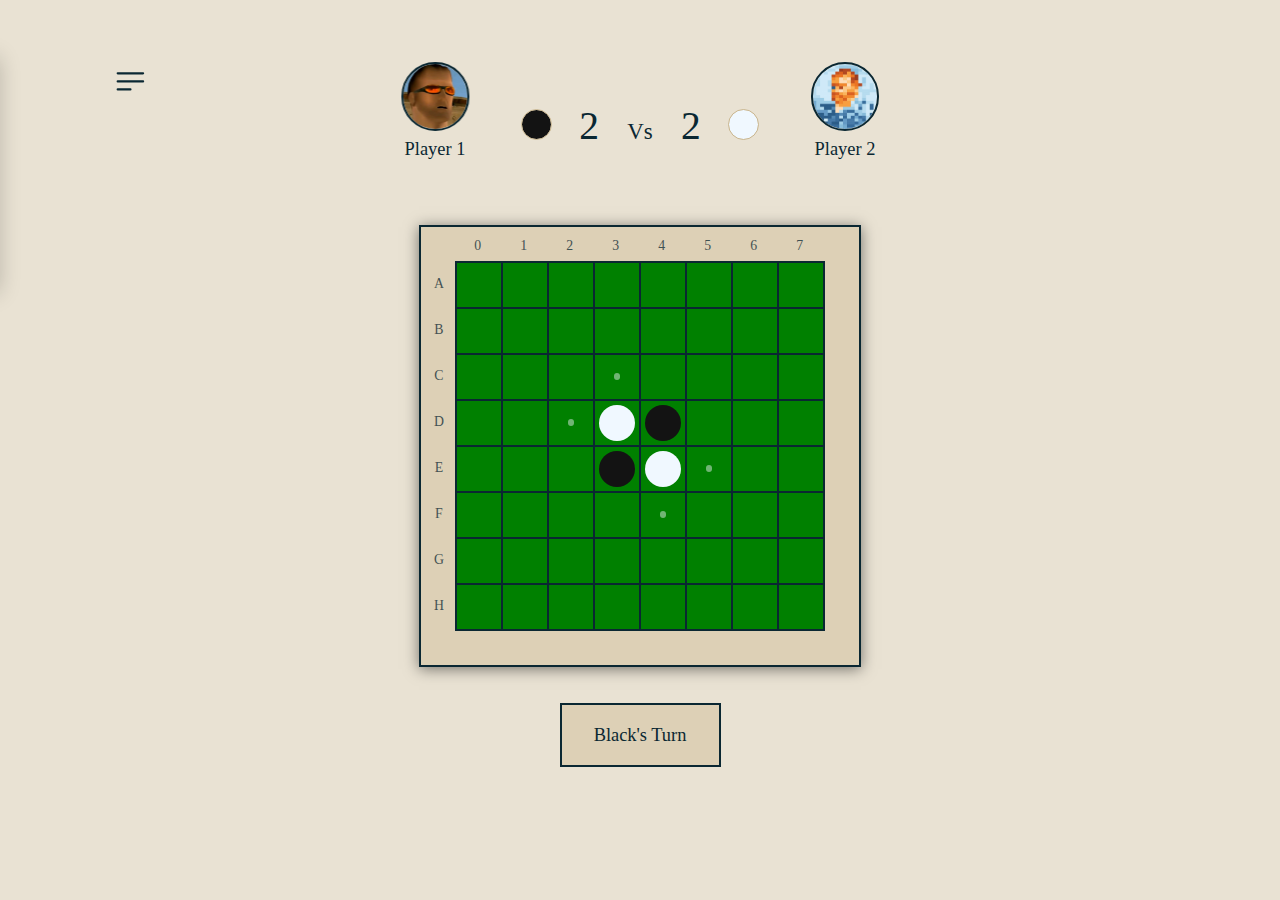
<file: reversi/index.html>
<!DOCTYPE html>
<html lang="en">
  <head>
    <meta charset="UTF-8" />
    <meta name="viewport" content="width=device-width, initial-scale=1.0" />
    <title>Reversi</title>
    <link rel="shortcut icon" href="../public/icon.png" type="image/x-icon" />
    <link rel="stylesheet" href="../src/main.css">
    <link rel="stylesheet" href="./styles.css" />
    <script type="module" src="./script.js"></script>
  </head>
  <body>

    <main data-game="reversi" data-theme="light" data-colors="default-colors">
      
      <div class="backdrop"></div>
      <audio src="../public/sounds/effect1.mp3" preload="auto"></audio>

      <button class="menu-btn">
        <i class="icon">
          <svg xmlns="http://www.w3.org/2000/svg" fill="none" viewBox="0 0 24 24" stroke-width="1.5" stroke="currentColor">
            <path stroke-linecap="round" stroke-linejoin="round" d="M3.75 6.75h16.5M3.75 12h16.5m-16.5 5.25H12" />
          </svg>
        </i>
      </button>

      <aside class="menu-container">
        <ul class="menu" data-menu>
          <li class="menu-item" data-menu-item>
            <div class="setting" data-menu-item-title>
              <p>Settings</p>
              <i class="icon">
                <svg xmlns="http://www.w3.org/2000/svg" fill="none" viewBox="0 0 24 24" stroke-width="1.5" stroke="currentColor">
                  <path stroke-linecap="round" stroke-linejoin="round" d="M9.594 3.94c.09-.542.56-.94 1.11-.94h2.593c.55 0 1.02.398 1.11.94l.213 1.281c.063.374.313.686.645.87.074.04.147.083.22.127.324.196.72.257 1.075.124l1.217-.456a1.125 1.125 0 011.37.49l1.296 2.247a1.125 1.125 0 01-.26 1.431l-1.003.827c-.293.24-.438.613-.431.992a6.759 6.759 0 010 .255c-.007.378.138.75.43.99l1.005.828c.424.35.534.954.26 1.43l-1.298 2.247a1.125 1.125 0 01-1.369.491l-1.217-.456c-.355-.133-.75-.072-1.076.124a6.57 6.57 0 01-.22.128c-.331.183-.581.495-.644.869l-.213 1.28c-.09.543-.56.941-1.11.941h-2.594c-.55 0-1.02-.398-1.11-.94l-.213-1.281c-.062-.374-.312-.686-.644-.87a6.52 6.52 0 01-.22-.127c-.325-.196-.72-.257-1.076-.124l-1.217.456a1.125 1.125 0 01-1.369-.49l-1.297-2.247a1.125 1.125 0 01.26-1.431l1.004-.827c.292-.24.437-.613.43-.992a6.932 6.932 0 010-.255c.007-.378-.138-.75-.43-.99l-1.004-.828a1.125 1.125 0 01-.26-1.43l1.297-2.247a1.125 1.125 0 011.37-.491l1.216.456c.356.133.751.072 1.076-.124.072-.044.146-.087.22-.128.332-.183.582-.495.644-.869l.214-1.281z" />
                  <path stroke-linecap="round" stroke-linejoin="round" d="M15 12a3 3 0 11-6 0 3 3 0 016 0z" />
                </svg>
              </i>
              <div class="setting-items" data-submenu>
                <label class="setting-item" for="possible-moves" data-submenu-item>
                  <p>Possible Moves</p>
                  <input type="checkbox" id="possible-moves">
                  <i class="icon">
                    <svg xmlns="http://www.w3.org/2000/svg" viewBox="0 0 24 24" stroke-width="1.5" fill="currentColor">
                      <path fill-rule="evenodd" d="M19.916 4.626a.75.75 0 01.208 1.04l-9 13.5a.75.75 0 01-1.154.114l-6-6a.75.75 0 011.06-1.06l5.353 5.353 8.493-12.739a.75.75 0 011.04-.208z" clip-rule="evenodd" />
                    </svg>
                  </i>
                </label>
                <label class="setting-item" for="coords" data-submenu-item>
                  <p>Coordinates</p>
                  <input type="checkbox" id="coords" checked>
                  <i class="icon">
                    <svg xmlns="http://www.w3.org/2000/svg" viewBox="0 0 24 24" stroke-width="1.5" fill="currentColor">
                      <path fill-rule="evenodd" d="M19.916 4.626a.75.75 0 01.208 1.04l-9 13.5a.75.75 0 01-1.154.114l-6-6a.75.75 0 011.06-1.06l5.353 5.353 8.493-12.739a.75.75 0 011.04-.208z" clip-rule="evenodd" />
                    </svg>
                  </i>
                </label>
                <label class="setting-item" for="sounds" data-submenu-item>
                  <p>Sound</p>
                  <input type="checkbox" id="sounds">
                  <i class="icon">
                    <svg xmlns="http://www.w3.org/2000/svg" class="unmute" fill="none" viewBox="0 0 24 24" stroke-width="1.5" stroke="currentColor">
                      <path stroke-linecap="round" stroke-linejoin="round" d="M19.114 5.636a9 9 0 010 12.728M16.463 8.288a5.25 5.25 0 010 7.424M6.75 8.25l4.72-4.72a.75.75 0 011.28.53v15.88a.75.75 0 01-1.28.53l-4.72-4.72H4.51c-.88 0-1.704-.507-1.938-1.354A9.01 9.01 0 012.25 12c0-.83.112-1.633.322-2.396C2.806 8.756 3.63 8.25 4.51 8.25H6.75z" />
                    </svg>
              
                    <svg xmlns="http://www.w3.org/2000/svg" class="mute" fill="none" viewBox="0 0 24 24" stroke-width="1.5" stroke="currentColor">
                      <path stroke-linecap="round" stroke-linejoin="round" d="M17.25 9.75L19.5 12m0 0l2.25 2.25M19.5 12l2.25-2.25M19.5 12l-2.25 2.25m-10.5-6l4.72-4.72a.75.75 0 011.28.531V19.94a.75.75 0 01-1.28.53l-4.72-4.72H4.51c-.88 0-1.704-.506-1.938-1.354A9.01 9.01 0 012.25 12c0-.83.112-1.633.322-2.395C2.806 8.757 3.63 8.25 4.51 8.25H6.75z" />
                    </svg>
                  </i>
                </label>
              </div>
            </div>
          </li>
          <li class="menu-item" data-menu-item>
            <div class="themes" data-menu-item-title>
              <p>Display</p>
              <i class="icon">
                <svg xmlns="http://www.w3.org/2000/svg" height="20" viewBox="0 -960 960 960" width="20" fill="currentColor">
                  <path d="M479.231-124.078q-73.462 0-138.145-27.716-64.683-27.715-113.13-76.259-48.447-48.543-76.162-113.322-27.716-64.779-27.716-138.633 0-74.838 27.982-139.071 27.983-64.232 77.654-113.076 49.671-48.844 116.594-76.305 66.923-27.462 142.265-27.462 71.485 0 134.571 24.673t110.377 67.317q47.291 42.644 74.846 99.922 27.555 57.279 27.555 122.971 0 82.478-56.961 144.931Q722-313.655 631.606-313.655h-64.875q-17.385 0-31.078 11.732-13.693 11.733-13.693 30.258 0 22.075 15 31.062 15 8.988 15 49.411 0 20.461-18.999 43.787-19 23.327-53.73 23.327ZM480-480Zm-213.617 23.576q19.317 0 33.466-14.109 14.15-14.11 14.15-33.427t-14.109-33.466q-14.11-14.15-33.427-14.15t-33.466 14.109q-14.15 14.11-14.15 33.427t14.109 33.466q14.11 14.15 33.427 14.15Zm119.192-142.384q19.317 0 33.467-14.11 14.15-14.11 14.15-33.426 0-19.317-14.11-33.467-14.11-14.15-33.426-14.15-19.317 0-33.467 14.11-14.15 14.109-14.15 33.426t14.11 33.467q14.109 14.15 33.426 14.15Zm189.577 0q19.317 0 33.467-14.11 14.15-14.11 14.15-33.426 0-19.317-14.11-33.467-14.11-14.15-33.426-14.15-19.317 0-33.467 14.11-14.15 14.109-14.15 33.426t14.11 33.467q14.109 14.15 33.426 14.15Zm118.385 142.384q19.317 0 33.466-14.109 14.15-14.11 14.15-33.427t-14.109-33.466q-14.11-14.15-33.427-14.15t-33.466 14.109q-14.15 14.11-14.15 33.427t14.109 33.466q14.11 14.15 33.427 14.15ZM479.314-172.038q11.645 0 18.165-8.308Q504-188.654 504-196.038q0-16-14.596-26.866-14.596-10.865-14.596-47.288 0-38.269 25.881-64.846 25.881-26.577 63.571-26.577h67.317q70.616 0 113.5-48.328 42.885-48.327 42.885-111.134 0-113.462-88.02-190.173-88.019-76.712-211.239-76.712-133.165 0-224.915 89.827-91.75 89.826-91.75 218.135 0 128.077 89.943 218.019 89.942 89.943 217.333 89.943Z"/>
                </svg>
              </i>
              <div class="themes-container" data-submenu>
                <div class="theme" data-submenu-item>
                  <h4>Theme</h4>
                  <label for="theme-mode">
                    <p>Dark Mode</p>
                    <input type="checkbox" id="theme-mode">
                  </label>
                </div>
                <div class="colors" data-submenu-item>
                  <h4>Colors</h4>
                  <div class="labels">
                    <label for="default-colors">
                      <div class="temp-default">
                        <div class="square">
                          <div class="disc"></div>
                        </div>
                      </div>
                      <input type="radio" name="radio" id="default-colors">
                      <p>Default</p>
                    </label>
                    <label for="plumy-colors">
                      <div class="temp-plumy">
                        <div class="square">
                          <div class="disc"></div>
                        </div>
                      </div>
                      <input type="radio" name="radio" id="plumy-colors">
                      <p>Plumish</p>
                    </label>
                    <label for="dark-teal">
                      <div class="temp-teal">
                        <div class="square">
                          <div class="disc"></div>
                        </div>
                      </div>
                      <input type="radio" name="radio" id="dark-teal">
                      <p>Dark Teal</p>
                    </label>
                  </div>
                </div>
              </div>
            </div>
          </li>
          <li class="menu-item" data-menu-item>
            <div class="rules" data-menu-item-title>
              <p>Rules</p>
              <i class="icon">
                <svg xmlns="http://www.w3.org/2000/svg" fill="none" viewBox="0 0 24 24" stroke-width="1.5" stroke="currentColor">
                  <path stroke-linecap="round" stroke-linejoin="round" d="M12 18v-5.25m0 0a6.01 6.01 0 001.5-.189m-1.5.189a6.01 6.01 0 01-1.5-.189m3.75 7.478a12.06 12.06 0 01-4.5 0m3.75 2.383a14.406 14.406 0 01-3 0M14.25 18v-.192c0-.983.658-1.823 1.508-2.316a7.5 7.5 0 10-7.517 0c.85.493 1.509 1.333 1.509 2.316V18" />
                </svg>
              </i>
              <div class="explanation" data-submenu>
                <article>
                    <h2>Overwiew</h2>
                    <p>
                      Reversi is a strategic board game played between two players on an 8x8 checkerboard. The game starts with 4 discs - two black and two white - placed in the center squares. Players take turns placing discs of their color on the board with the goal of surrounding their opponent's discs between their own.
                    </p>
                    <h2>Rules</h2>
                    <p>
                      To make a valid move, you must place your disc so that it trap or "sandwiches" at least one of the opponent's discs between your own discs in a straight horizontal, vertical, or diagonal line. If you sandwich an opponent's disc(s), those discs get flipped over to become your color. The player who ends up with the most discs of their color on the board at the end wins.
                    </p>
                    <p>
                      You cannot make a move where your disc does not surround at least one of the opponent's discs. If a player has no valid moves, the opponent takes another turn. The game ends when both players have no more valid moves or when the board is completely filled up. The player who has the most discs of their color on the board is the winner.
                    </p>
                </article>
              </div>
            </div>
          </li>
          <li class="menu-item" data-menu-item>
            <a href="#" class="about" data-menu-item-title>
              <p>Report Issues</p>
              <i class="icon">
                <svg xmlns="http://www.w3.org/2000/svg" fill="none" viewBox="0 0 24 24" stroke-width="1.5" stroke="currentColor">
                  <path stroke-linecap="round" stroke-linejoin="round" d="M13.5 6H5.25A2.25 2.25 0 003 8.25v10.5A2.25 2.25 0 005.25 21h10.5A2.25 2.25 0 0018 18.75V10.5m-10.5 6L21 3m0 0h-5.25M21 3v5.25" />
                </svg>
              </i>
            </a>
          </li>
        </ul>
      </aside>

      <section class="game-info">
        <figure class="player player-1" data-color="blk">
          <img src="../public/images/avatars/guyg.png" id="player1-avatar" class="avatar" alt="player-1's avatar" />
          <div class="name">Player 1</div>
        </figure>
        <div class="result">
          <div>
            <div class="disc blk"></div>
            <span class="disc-counts black-discs">2</span>
          </div>
          <span class="vs">Vs</span>
          <div>
            <span class="disc-counts white-discs">2</span>
            <div class="disc wht"></div>
          </div>
        </div>
        <figure class="player player-2" data-color="wht">
          <img src="../public/images/avatars/vangogh.png" id="player2-avatar" class="avatar" alt="player-2's avatar" />
          <div class="name">Player 2</div>
        </figure>
      </section>

      <section class="game-board">
        <div class="board-wrap">
          <div class="board">
            <div class="top-coords">
              <span>0</span><span>1</span><span>2</span><span>3</span><span>4</span><span>5</span><span>6</span><span>7</span>
            </div>
            <div class="left-coords">
              <span>A</span><span>B</span><span>C</span><span>D</span><span>E</span><span>F</span><span>G</span><span>H</span>
            </div>
          </div>
        </div>
        <div class="cta">
          <div class="turn">Black's Turn</div>
          <div class="offers">
            <button class="reset-btn">Reset Game</button>
            <div>
              <button class="draw-btn">Offer Draw</button>
              <button class="resign-btn">Resign Game</button>
            </div>
          </div>
        </div>
      </section>

      <div class="modal">
        <p class="winner">Player 1 Won!</p>
        <div class="final-result">
          <figure class="player player-1">
            <img id="m-player1-avatar" class="avatar" />
            <div class="total-wins">
              <!-- <span>Total Wins:</span><span>12</span> -->
            </div>
          </figure>
          <span class="vs">Vs</span>
          <figure class="player player-2">
            <img id="m-player2-avatar" class="avatar" />
            <div class="total-wins">
              <!-- <span>Total Wins:</span><span>12</span> -->
            </div>
          </figure>
        </div>
        <div class="btns">
          <button class="rematch-btn">Rematch</button>
          <button class="ok-btn">Ok!</button>
        </div>
      </div>

    </main>

  </body>
</html>
</file>
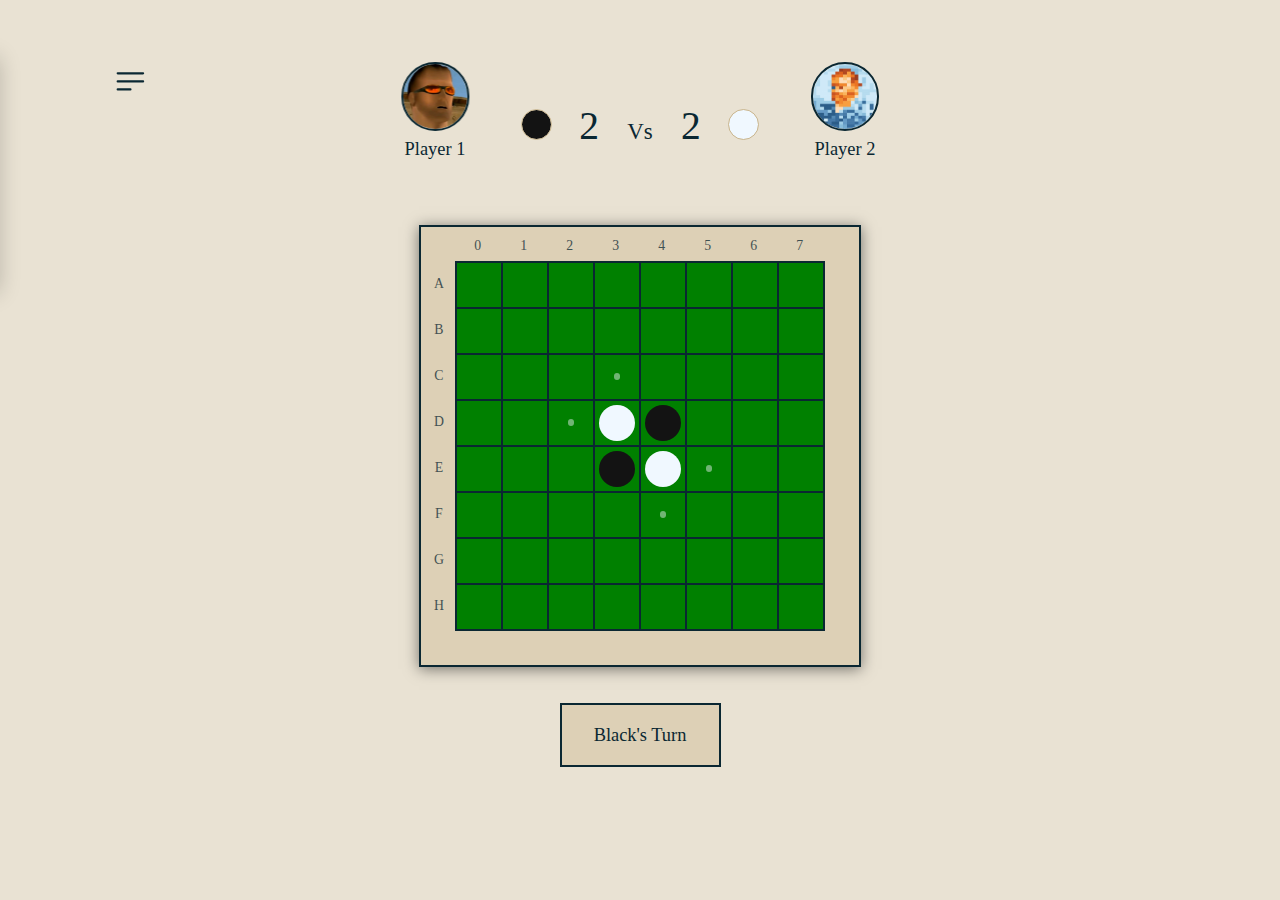
<file: app/reversi/index.html>
<!DOCTYPE html>
<html lang="en">
  <head>
    <meta charset="UTF-8" />
    <meta name="viewport" content="width=device-width, initial-scale=1.0" />
    <title>Reversi</title>
    <link rel="shortcut icon" href="../../public/icon.png" type="image/x-icon" />
    <link rel="stylesheet" href="../main.css">
    <link rel="stylesheet" href="./styles.css" />
    <script type="module" src="./script.js"></script>
  </head>
  <body>

    <main data-game="reversi" data-theme="light" data-colors="default-colors">
      <div class="backdrop"></div>
      <audio src="../../public/sounds/effect1.mp3" preload="auto"></audio>

      <button class="menu-btn">
        <i class="icon">
          <svg xmlns="http://www.w3.org/2000/svg" fill="none" viewBox="0 0 24 24" stroke-width="1.5" stroke="currentColor">
            <path stroke-linecap="round" stroke-linejoin="round" d="M3.75 6.75h16.5M3.75 12h16.5m-16.5 5.25H12" />
          </svg>
        </i>
      </button>

      <aside class="menu-container">
        <ul class="menu" data-menu>
          <li class="menu-item" data-menu-item>
            <div class="setting" data-menu-item-title>
              <p>Settings</p>
              <i class="icon">
                <svg xmlns="http://www.w3.org/2000/svg" fill="none" viewBox="0 0 24 24" stroke-width="1.5" stroke="currentColor">
                  <path stroke-linecap="round" stroke-linejoin="round" d="M9.594 3.94c.09-.542.56-.94 1.11-.94h2.593c.55 0 1.02.398 1.11.94l.213 1.281c.063.374.313.686.645.87.074.04.147.083.22.127.324.196.72.257 1.075.124l1.217-.456a1.125 1.125 0 011.37.49l1.296 2.247a1.125 1.125 0 01-.26 1.431l-1.003.827c-.293.24-.438.613-.431.992a6.759 6.759 0 010 .255c-.007.378.138.75.43.99l1.005.828c.424.35.534.954.26 1.43l-1.298 2.247a1.125 1.125 0 01-1.369.491l-1.217-.456c-.355-.133-.75-.072-1.076.124a6.57 6.57 0 01-.22.128c-.331.183-.581.495-.644.869l-.213 1.28c-.09.543-.56.941-1.11.941h-2.594c-.55 0-1.02-.398-1.11-.94l-.213-1.281c-.062-.374-.312-.686-.644-.87a6.52 6.52 0 01-.22-.127c-.325-.196-.72-.257-1.076-.124l-1.217.456a1.125 1.125 0 01-1.369-.49l-1.297-2.247a1.125 1.125 0 01.26-1.431l1.004-.827c.292-.24.437-.613.43-.992a6.932 6.932 0 010-.255c.007-.378-.138-.75-.43-.99l-1.004-.828a1.125 1.125 0 01-.26-1.43l1.297-2.247a1.125 1.125 0 011.37-.491l1.216.456c.356.133.751.072 1.076-.124.072-.044.146-.087.22-.128.332-.183.582-.495.644-.869l.214-1.281z" />
                  <path stroke-linecap="round" stroke-linejoin="round" d="M15 12a3 3 0 11-6 0 3 3 0 016 0z" />
                </svg>
              </i>
              <div class="setting-items" data-submenu>
                <label class="setting-item" for="possible-moves" data-submenu-item>
                  <p>Possible Moves</p>
                  <input type="checkbox" id="possible-moves">
                  <i class="icon">
                    <svg xmlns="http://www.w3.org/2000/svg" viewBox="0 0 24 24" stroke-width="1.5" fill="currentColor">
                      <path fill-rule="evenodd" d="M19.916 4.626a.75.75 0 01.208 1.04l-9 13.5a.75.75 0 01-1.154.114l-6-6a.75.75 0 011.06-1.06l5.353 5.353 8.493-12.739a.75.75 0 011.04-.208z" clip-rule="evenodd" />
                    </svg>
                  </i>
                </label>
                <label class="setting-item" for="coords" data-submenu-item>
                  <p>Coordinates</p>
                  <input type="checkbox" id="coords" checked>
                  <i class="icon">
                    <svg xmlns="http://www.w3.org/2000/svg" viewBox="0 0 24 24" stroke-width="1.5" fill="currentColor">
                      <path fill-rule="evenodd" d="M19.916 4.626a.75.75 0 01.208 1.04l-9 13.5a.75.75 0 01-1.154.114l-6-6a.75.75 0 011.06-1.06l5.353 5.353 8.493-12.739a.75.75 0 011.04-.208z" clip-rule="evenodd" />
                    </svg>
                  </i>
                </label>
                <label class="setting-item" for="sounds" data-submenu-item>
                  <p>Sound</p>
                  <input type="checkbox" id="sounds">
                  <i class="icon">
                    <svg xmlns="http://www.w3.org/2000/svg" class="unmute" fill="none" viewBox="0 0 24 24" stroke-width="1.5" stroke="currentColor">
                      <path stroke-linecap="round" stroke-linejoin="round" d="M19.114 5.636a9 9 0 010 12.728M16.463 8.288a5.25 5.25 0 010 7.424M6.75 8.25l4.72-4.72a.75.75 0 011.28.53v15.88a.75.75 0 01-1.28.53l-4.72-4.72H4.51c-.88 0-1.704-.507-1.938-1.354A9.01 9.01 0 012.25 12c0-.83.112-1.633.322-2.396C2.806 8.756 3.63 8.25 4.51 8.25H6.75z" />
                    </svg>
              
                    <svg xmlns="http://www.w3.org/2000/svg" class="mute" fill="none" viewBox="0 0 24 24" stroke-width="1.5" stroke="currentColor">
                      <path stroke-linecap="round" stroke-linejoin="round" d="M17.25 9.75L19.5 12m0 0l2.25 2.25M19.5 12l2.25-2.25M19.5 12l-2.25 2.25m-10.5-6l4.72-4.72a.75.75 0 011.28.531V19.94a.75.75 0 01-1.28.53l-4.72-4.72H4.51c-.88 0-1.704-.506-1.938-1.354A9.01 9.01 0 012.25 12c0-.83.112-1.633.322-2.395C2.806 8.757 3.63 8.25 4.51 8.25H6.75z" />
                    </svg>
                  </i>
                </label>
              </div>
            </div>
          </li>
          <li class="menu-item" data-menu-item>
            <div class="themes" data-menu-item-title>
              <p>Display</p>
              <i class="icon">
                <svg xmlns="http://www.w3.org/2000/svg" height="20" viewBox="0 -960 960 960" width="20" fill="currentColor">
                  <path d="M479.231-124.078q-73.462 0-138.145-27.716-64.683-27.715-113.13-76.259-48.447-48.543-76.162-113.322-27.716-64.779-27.716-138.633 0-74.838 27.982-139.071 27.983-64.232 77.654-113.076 49.671-48.844 116.594-76.305 66.923-27.462 142.265-27.462 71.485 0 134.571 24.673t110.377 67.317q47.291 42.644 74.846 99.922 27.555 57.279 27.555 122.971 0 82.478-56.961 144.931Q722-313.655 631.606-313.655h-64.875q-17.385 0-31.078 11.732-13.693 11.733-13.693 30.258 0 22.075 15 31.062 15 8.988 15 49.411 0 20.461-18.999 43.787-19 23.327-53.73 23.327ZM480-480Zm-213.617 23.576q19.317 0 33.466-14.109 14.15-14.11 14.15-33.427t-14.109-33.466q-14.11-14.15-33.427-14.15t-33.466 14.109q-14.15 14.11-14.15 33.427t14.109 33.466q14.11 14.15 33.427 14.15Zm119.192-142.384q19.317 0 33.467-14.11 14.15-14.11 14.15-33.426 0-19.317-14.11-33.467-14.11-14.15-33.426-14.15-19.317 0-33.467 14.11-14.15 14.109-14.15 33.426t14.11 33.467q14.109 14.15 33.426 14.15Zm189.577 0q19.317 0 33.467-14.11 14.15-14.11 14.15-33.426 0-19.317-14.11-33.467-14.11-14.15-33.426-14.15-19.317 0-33.467 14.11-14.15 14.109-14.15 33.426t14.11 33.467q14.109 14.15 33.426 14.15Zm118.385 142.384q19.317 0 33.466-14.109 14.15-14.11 14.15-33.427t-14.109-33.466q-14.11-14.15-33.427-14.15t-33.466 14.109q-14.15 14.11-14.15 33.427t14.109 33.466q14.11 14.15 33.427 14.15ZM479.314-172.038q11.645 0 18.165-8.308Q504-188.654 504-196.038q0-16-14.596-26.866-14.596-10.865-14.596-47.288 0-38.269 25.881-64.846 25.881-26.577 63.571-26.577h67.317q70.616 0 113.5-48.328 42.885-48.327 42.885-111.134 0-113.462-88.02-190.173-88.019-76.712-211.239-76.712-133.165 0-224.915 89.827-91.75 89.826-91.75 218.135 0 128.077 89.943 218.019 89.942 89.943 217.333 89.943Z"/>
                </svg>
              </i>
              <div class="themes-container" data-submenu>
                <div class="theme" data-submenu-item>
                  <h4>Theme</h4>
                  <label for="theme-mode">
                    <p>Dark Mode</p>
                    <input type="checkbox" id="theme-mode">
                  </label>
                </div>
                <div class="colors" data-submenu-item>
                  <h4>Colors</h4>
                  <div class="labels">
                    <label for="default-colors">
                      <div class="temp-default">
                        <div class="square">
                          <div class="disc"></div>
                        </div>
                      </div>
                      <input type="radio" name="radio" id="default-colors">
                      <p>Default</p>
                    </label>
                    <label for="plumy-colors">
                      <div class="temp-plumy">
                        <div class="square">
                          <div class="disc"></div>
                        </div>
                      </div>
                      <input type="radio" name="radio" id="plumy-colors">
                      <p>Plumish</p>
                    </label>
                    <label for="dark-teal">
                      <div class="temp-teal">
                        <div class="square">
                          <div class="disc"></div>
                        </div>
                      </div>
                      <input type="radio" name="radio" id="dark-teal">
                      <p>Dark Teal</p>
                    </label>
                  </div>
                </div>
              </div>
            </div>
          </li>
          <li class="menu-item" data-menu-item>
            <div class="rules" data-menu-item-title>
              <p>Rules</p>
              <i class="icon">
                <svg xmlns="http://www.w3.org/2000/svg" fill="none" viewBox="0 0 24 24" stroke-width="1.5" stroke="currentColor">
                  <path stroke-linecap="round" stroke-linejoin="round" d="M12 18v-5.25m0 0a6.01 6.01 0 001.5-.189m-1.5.189a6.01 6.01 0 01-1.5-.189m3.75 7.478a12.06 12.06 0 01-4.5 0m3.75 2.383a14.406 14.406 0 01-3 0M14.25 18v-.192c0-.983.658-1.823 1.508-2.316a7.5 7.5 0 10-7.517 0c.85.493 1.509 1.333 1.509 2.316V18" />
                </svg>
              </i>
              <div class="explanation" data-submenu>
                <article>
                    <h2>Overwiew</h2>
                    <p>
                      Reversi is a strategic board game played between two players on an 8x8 checkerboard. The game starts with 4 discs - two black and two white - placed in the center squares. Players take turns placing discs of their color on the board with the goal of surrounding their opponent's discs between their own.
                    </p>
                    <h2>Rules</h2>
                    <p>
                      To make a valid move, you must place your disc so that it trap or "sandwiches" at least one of the opponent's discs between your own discs in a straight horizontal, vertical, or diagonal line. If you sandwich an opponent's disc(s), those discs get flipped over to become your color. The player who ends up with the most discs of their color on the board at the end wins.
                    </p>
                    <p>
                      You cannot make a move where your disc does not surround at least one of the opponent's discs. If a player has no valid moves, the opponent takes another turn. The game ends when both players have no more valid moves or when the board is completely filled up. The player who has the most discs of their color on the board is the winner.
                    </p>
                </article>
              </div>
            </div>
          </li>
          <li class="menu-item" data-menu-item>
            <a class="about" data-menu-item-title href="https://github.com/rnyell/geimz" target="_blank">
              <p>Report Issues</p>
              <i class="icon">
                <svg xmlns="http://www.w3.org/2000/svg" fill="none" viewBox="0 0 24 24" stroke-width="1.5" stroke="currentColor">
                  <path stroke-linecap="round" stroke-linejoin="round" d="M13.5 6H5.25A2.25 2.25 0 003 8.25v10.5A2.25 2.25 0 005.25 21h10.5A2.25 2.25 0 0018 18.75V10.5m-10.5 6L21 3m0 0h-5.25M21 3v5.25" />
                </svg>
              </i>
            </a>
          </li>
        </ul>
      </aside>

      <section class="game-info">
        <figure class="player player-1" data-color="blk">
          <img src="../../public/images/avatars/guyg.png" id="player1-avatar" class="avatar" alt="player-1's avatar" />
          <div class="name">Player 1</div>
        </figure>
        <div class="result">
          <div>
            <div class="disc blk"></div>
            <span class="disc-counts black-discs">2</span>
          </div>
          <span class="vs">Vs</span>
          <div>
            <span class="disc-counts white-discs">2</span>
            <div class="disc wht"></div>
          </div>
        </div>
        <figure class="player player-2" data-color="wht">
          <img src="../../public/images/avatars/vangogh.png" id="player2-avatar" class="avatar" alt="player-2's avatar" />
          <div class="name">Player 2</div>
        </figure>
      </section>

      <section class="game-board">
        <div class="board-wrap">
          <div class="board">
            <div class="top-coords">
              <span>0</span><span>1</span><span>2</span><span>3</span><span>4</span><span>5</span><span>6</span><span>7</span>
            </div>
            <div class="left-coords">
              <span>A</span><span>B</span><span>C</span><span>D</span><span>E</span><span>F</span><span>G</span><span>H</span>
            </div>
          </div>
        </div>
        <div class="cta">
          <div class="turn">Black's Turn</div>
          <div class="offers">
            <button class="reset-btn">Reset Game</button>
            <div>
              <button class="draw-btn">Offer Draw</button>
              <button class="resign-btn">Resign Game</button>
            </div>
          </div>
        </div>
      </section>

      <div class="modal">
        <p class="winner">Player 1 Won!</p>
        <div class="final-result">
          <figure class="player player-1">
            <img id="m-player1-avatar" class="avatar" />
            <div class="total-wins">
              <!-- <span>Total Wins:</span><span>12</span> -->
            </div>
          </figure>
          <span class="vs">Vs</span>
          <figure class="player player-2">
            <img id="m-player2-avatar" class="avatar" />
            <div class="total-wins">
              <!-- <span>Total Wins:</span><span>12</span> -->
            </div>
          </figure>
        </div>
        <div class="btns">
          <button class="rematch-btn">Rematch</button>
          <button class="ok-btn">Ok!</button>
        </div>
      </div>

    </main>

  </body>
</html>
</file>
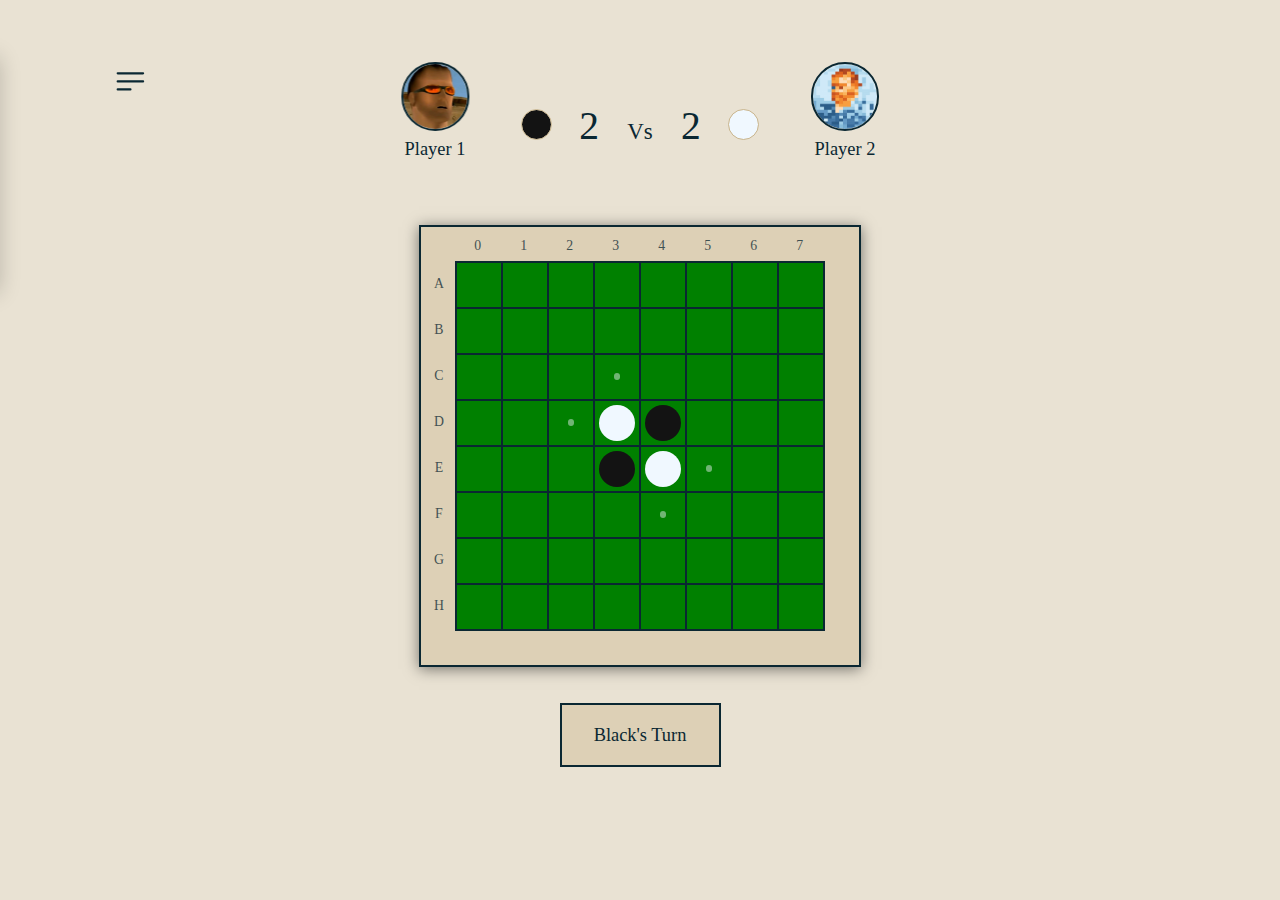
<file: app/pages/reversi/index.html>
<!DOCTYPE html>
<html lang="en">
  <head>
    <meta charset="UTF-8" />
    <meta name="viewport" content="width=device-width, initial-scale=1.0" />
    <title>Reversi</title>
    <link rel="shortcut icon" href="../../../public/icon.png" type="image/x-icon" />
    <link rel="stylesheet" href="../../main.css" />
    <link rel="stylesheet" href="./styles.css" />
    <script type="module" src="./script.js"></script>
  </head>
  <body>

    <main data-game="reversi" data-theme="light" data-colors="default-colors">
      <div class="backdrop"></div>
      <audio src="../../../public/sounds/effect1.mp3" preload="auto"></audio>

      <button class="menu-btn">
        <i class="icon">
          <svg xmlns="http://www.w3.org/2000/svg" fill="none" viewBox="0 0 24 24" stroke-width="1.5" stroke="currentColor">
            <path stroke-linecap="round" stroke-linejoin="round" d="M3.75 6.75h16.5M3.75 12h16.5m-16.5 5.25H12" />
          </svg>
        </i>
      </button>

      <aside class="menu-container">
        <ul class="menu" data-menu>
          <li class="menu-item" data-menu-item>
            <div class="setting" data-menu-item-title>
              <p>Settings</p>
              <i class="icon">
                <svg xmlns="http://www.w3.org/2000/svg" fill="none" viewBox="0 0 24 24" stroke-width="1.5" stroke="currentColor">
                  <path stroke-linecap="round" stroke-linejoin="round" d="M9.594 3.94c.09-.542.56-.94 1.11-.94h2.593c.55 0 1.02.398 1.11.94l.213 1.281c.063.374.313.686.645.87.074.04.147.083.22.127.324.196.72.257 1.075.124l1.217-.456a1.125 1.125 0 011.37.49l1.296 2.247a1.125 1.125 0 01-.26 1.431l-1.003.827c-.293.24-.438.613-.431.992a6.759 6.759 0 010 .255c-.007.378.138.75.43.99l1.005.828c.424.35.534.954.26 1.43l-1.298 2.247a1.125 1.125 0 01-1.369.491l-1.217-.456c-.355-.133-.75-.072-1.076.124a6.57 6.57 0 01-.22.128c-.331.183-.581.495-.644.869l-.213 1.28c-.09.543-.56.941-1.11.941h-2.594c-.55 0-1.02-.398-1.11-.94l-.213-1.281c-.062-.374-.312-.686-.644-.87a6.52 6.52 0 01-.22-.127c-.325-.196-.72-.257-1.076-.124l-1.217.456a1.125 1.125 0 01-1.369-.49l-1.297-2.247a1.125 1.125 0 01.26-1.431l1.004-.827c.292-.24.437-.613.43-.992a6.932 6.932 0 010-.255c.007-.378-.138-.75-.43-.99l-1.004-.828a1.125 1.125 0 01-.26-1.43l1.297-2.247a1.125 1.125 0 011.37-.491l1.216.456c.356.133.751.072 1.076-.124.072-.044.146-.087.22-.128.332-.183.582-.495.644-.869l.214-1.281z" />
                  <path stroke-linecap="round" stroke-linejoin="round" d="M15 12a3 3 0 11-6 0 3 3 0 016 0z" />
                </svg>
              </i>
              <div class="setting-items" data-submenu>
                <label class="setting-item" for="possible-moves" data-submenu-item>
                  <p>Possible Moves</p>
                  <input type="checkbox" id="possible-moves">
                  <i class="icon">
                    <svg xmlns="http://www.w3.org/2000/svg" viewBox="0 0 24 24" stroke-width="1.5" fill="currentColor">
                      <path fill-rule="evenodd" d="M19.916 4.626a.75.75 0 01.208 1.04l-9 13.5a.75.75 0 01-1.154.114l-6-6a.75.75 0 011.06-1.06l5.353 5.353 8.493-12.739a.75.75 0 011.04-.208z" clip-rule="evenodd" />
                    </svg>
                  </i>
                </label>
                <label class="setting-item" for="coords" data-submenu-item>
                  <p>Coordinates</p>
                  <input type="checkbox" id="coords" checked>
                  <i class="icon">
                    <svg xmlns="http://www.w3.org/2000/svg" viewBox="0 0 24 24" stroke-width="1.5" fill="currentColor">
                      <path fill-rule="evenodd" d="M19.916 4.626a.75.75 0 01.208 1.04l-9 13.5a.75.75 0 01-1.154.114l-6-6a.75.75 0 011.06-1.06l5.353 5.353 8.493-12.739a.75.75 0 011.04-.208z" clip-rule="evenodd" />
                    </svg>
                  </i>
                </label>
                <label class="setting-item" for="sounds" data-submenu-item>
                  <p>Sound</p>
                  <input type="checkbox" id="sounds">
                  <i class="icon">
                    <svg xmlns="http://www.w3.org/2000/svg" class="unmute" fill="none" viewBox="0 0 24 24" stroke-width="1.5" stroke="currentColor">
                      <path stroke-linecap="round" stroke-linejoin="round" d="M19.114 5.636a9 9 0 010 12.728M16.463 8.288a5.25 5.25 0 010 7.424M6.75 8.25l4.72-4.72a.75.75 0 011.28.53v15.88a.75.75 0 01-1.28.53l-4.72-4.72H4.51c-.88 0-1.704-.507-1.938-1.354A9.01 9.01 0 012.25 12c0-.83.112-1.633.322-2.396C2.806 8.756 3.63 8.25 4.51 8.25H6.75z" />
                    </svg>
              
                    <svg xmlns="http://www.w3.org/2000/svg" class="mute" fill="none" viewBox="0 0 24 24" stroke-width="1.5" stroke="currentColor">
                      <path stroke-linecap="round" stroke-linejoin="round" d="M17.25 9.75L19.5 12m0 0l2.25 2.25M19.5 12l2.25-2.25M19.5 12l-2.25 2.25m-10.5-6l4.72-4.72a.75.75 0 011.28.531V19.94a.75.75 0 01-1.28.53l-4.72-4.72H4.51c-.88 0-1.704-.506-1.938-1.354A9.01 9.01 0 012.25 12c0-.83.112-1.633.322-2.395C2.806 8.757 3.63 8.25 4.51 8.25H6.75z" />
                    </svg>
                  </i>
                </label>
              </div>
            </div>
          </li>
          <li class="menu-item" data-menu-item>
            <div class="themes" data-menu-item-title>
              <p>Display</p>
              <i class="icon">
                <svg xmlns="http://www.w3.org/2000/svg" height="20" viewBox="0 -960 960 960" width="20" fill="currentColor">
                  <path d="M479.231-124.078q-73.462 0-138.145-27.716-64.683-27.715-113.13-76.259-48.447-48.543-76.162-113.322-27.716-64.779-27.716-138.633 0-74.838 27.982-139.071 27.983-64.232 77.654-113.076 49.671-48.844 116.594-76.305 66.923-27.462 142.265-27.462 71.485 0 134.571 24.673t110.377 67.317q47.291 42.644 74.846 99.922 27.555 57.279 27.555 122.971 0 82.478-56.961 144.931Q722-313.655 631.606-313.655h-64.875q-17.385 0-31.078 11.732-13.693 11.733-13.693 30.258 0 22.075 15 31.062 15 8.988 15 49.411 0 20.461-18.999 43.787-19 23.327-53.73 23.327ZM480-480Zm-213.617 23.576q19.317 0 33.466-14.109 14.15-14.11 14.15-33.427t-14.109-33.466q-14.11-14.15-33.427-14.15t-33.466 14.109q-14.15 14.11-14.15 33.427t14.109 33.466q14.11 14.15 33.427 14.15Zm119.192-142.384q19.317 0 33.467-14.11 14.15-14.11 14.15-33.426 0-19.317-14.11-33.467-14.11-14.15-33.426-14.15-19.317 0-33.467 14.11-14.15 14.109-14.15 33.426t14.11 33.467q14.109 14.15 33.426 14.15Zm189.577 0q19.317 0 33.467-14.11 14.15-14.11 14.15-33.426 0-19.317-14.11-33.467-14.11-14.15-33.426-14.15-19.317 0-33.467 14.11-14.15 14.109-14.15 33.426t14.11 33.467q14.109 14.15 33.426 14.15Zm118.385 142.384q19.317 0 33.466-14.109 14.15-14.11 14.15-33.427t-14.109-33.466q-14.11-14.15-33.427-14.15t-33.466 14.109q-14.15 14.11-14.15 33.427t14.109 33.466q14.11 14.15 33.427 14.15ZM479.314-172.038q11.645 0 18.165-8.308Q504-188.654 504-196.038q0-16-14.596-26.866-14.596-10.865-14.596-47.288 0-38.269 25.881-64.846 25.881-26.577 63.571-26.577h67.317q70.616 0 113.5-48.328 42.885-48.327 42.885-111.134 0-113.462-88.02-190.173-88.019-76.712-211.239-76.712-133.165 0-224.915 89.827-91.75 89.826-91.75 218.135 0 128.077 89.943 218.019 89.942 89.943 217.333 89.943Z"/>
                </svg>
              </i>
              <div class="themes-container" data-submenu>
                <div class="theme" data-submenu-item>
                  <h4>Theme</h4>
                  <label for="theme-mode">
                    <p>Dark Mode</p>
                    <input type="checkbox" id="theme-mode">
                  </label>
                </div>
                <div class="colors" data-submenu-item>
                  <h4>Colors</h4>
                  <div class="labels">
                    <label for="default-colors">
                      <div class="temp-default">
                        <div class="square">
                          <div class="disc"></div>
                        </div>
                      </div>
                      <input type="radio" name="radio" id="default-colors">
                      <p>Default</p>
                    </label>
                    <label for="plumy-colors">
                      <div class="temp-plumy">
                        <div class="square">
                          <div class="disc"></div>
                        </div>
                      </div>
                      <input type="radio" name="radio" id="plumy-colors">
                      <p>Plumish</p>
                    </label>
                    <label for="dark-teal">
                      <div class="temp-teal">
                        <div class="square">
                          <div class="disc"></div>
                        </div>
                      </div>
                      <input type="radio" name="radio" id="dark-teal">
                      <p>Dark Teal</p>
                    </label>
                  </div>
                </div>
              </div>
            </div>
          </li>
          <li class="menu-item" data-menu-item>
            <div class="rules" data-menu-item-title>
              <p>Rules</p>
              <i class="icon">
                <svg xmlns="http://www.w3.org/2000/svg" fill="none" viewBox="0 0 24 24" stroke-width="1.5" stroke="currentColor">
                  <path stroke-linecap="round" stroke-linejoin="round" d="M12 18v-5.25m0 0a6.01 6.01 0 001.5-.189m-1.5.189a6.01 6.01 0 01-1.5-.189m3.75 7.478a12.06 12.06 0 01-4.5 0m3.75 2.383a14.406 14.406 0 01-3 0M14.25 18v-.192c0-.983.658-1.823 1.508-2.316a7.5 7.5 0 10-7.517 0c.85.493 1.509 1.333 1.509 2.316V18" />
                </svg>
              </i>
              <div class="explanation" data-submenu>
                <article>
                    <h2>Overwiew</h2>
                    <p>
                      Reversi is a strategic board game played between two players on an 8x8 checkerboard. The game starts with 4 discs - two black and two white - placed in the center squares. Players take turns placing discs of their color on the board with the goal of surrounding their opponent's discs between their own.
                    </p>
                    <h2>Rules</h2>
                    <p>
                      To make a valid move, you must place your disc so that it trap or "sandwiches" at least one of the opponent's discs between your own discs in a straight horizontal, vertical, or diagonal line. If you sandwich an opponent's disc(s), those discs get flipped over to become your color. The player who ends up with the most discs of their color on the board at the end wins.
                    </p>
                    <p>
                      You cannot make a move where your disc does not surround at least one of the opponent's discs. If a player has no valid moves, the opponent takes another turn. The game ends when both players have no more valid moves or when the board is completely filled up. The player who has the most discs of their color on the board is the winner.
                    </p>
                </article>
              </div>
            </div>
          </li>
          <li class="menu-item" data-menu-item>
            <a class="about" data-menu-item-title href="https://github.com/rnyell/geimz" target="_blank">
              <p>Report Issues</p>
              <i class="icon">
                <svg xmlns="http://www.w3.org/2000/svg" fill="none" viewBox="0 0 24 24" stroke-width="1.5" stroke="currentColor">
                  <path stroke-linecap="round" stroke-linejoin="round" d="M13.5 6H5.25A2.25 2.25 0 003 8.25v10.5A2.25 2.25 0 005.25 21h10.5A2.25 2.25 0 0018 18.75V10.5m-10.5 6L21 3m0 0h-5.25M21 3v5.25" />
                </svg>
              </i>
            </a>
          </li>
        </ul>
      </aside>

      <section class="game-info">
        <figure class="player player-1" data-color="blk">
          <img src="../../../public/images/avatars/guyg.png" id="player1-avatar" class="avatar" alt="player-1's avatar" />
          <div class="name">Player 1</div>
        </figure>
        <div class="result">
          <div>
            <div class="disc blk"></div>
            <span class="disc-counts black-discs">2</span>
          </div>
          <span class="vs">Vs</span>
          <div>
            <span class="disc-counts white-discs">2</span>
            <div class="disc wht"></div>
          </div>
        </div>
        <figure class="player player-2" data-color="wht">
          <img src="../../../public/images/avatars/vangogh.png" id="player2-avatar" class="avatar" alt="player-2's avatar" />
          <div class="name">Player 2</div>
        </figure>
      </section>

      <section class="game-board">
        <div class="board-wrap">
          <div class="board">
            <div class="top-coords">
              <span>0</span><span>1</span><span>2</span><span>3</span><span>4</span><span>5</span><span>6</span><span>7</span>
            </div>
            <div class="left-coords">
              <span>A</span><span>B</span><span>C</span><span>D</span><span>E</span><span>F</span><span>G</span><span>H</span>
            </div>
          </div>
        </div>
        <div class="cta">
          <div class="turn">Black's Turn</div>
          <div class="offers">
            <button class="reset-btn">Reset Game</button>
            <div>
              <button class="draw-btn">Offer Draw</button>
              <button class="resign-btn">Resign Game</button>
            </div>
          </div>
        </div>
      </section>

      <div class="modal">
        <p class="winner">Player 1 Won!</p>
        <div class="final-result">
          <figure class="player player-1">
            <img id="m-player1-avatar" class="avatar" />
            <div class="total-wins">
              <!-- <span>Total Wins:</span><span>12</span> -->
            </div>
          </figure>
          <span class="vs">Vs</span>
          <figure class="player player-2">
            <img id="m-player2-avatar" class="avatar" />
            <div class="total-wins">
              <!-- <span>Total Wins:</span><span>12</span> -->
            </div>
          </figure>
        </div>
        <div class="btns">
          <button class="rematch-btn">Rematch</button>
          <button class="ok-btn">Ok!</button>
        </div>
      </div>

    </main>

  </body>
</html>
</file>
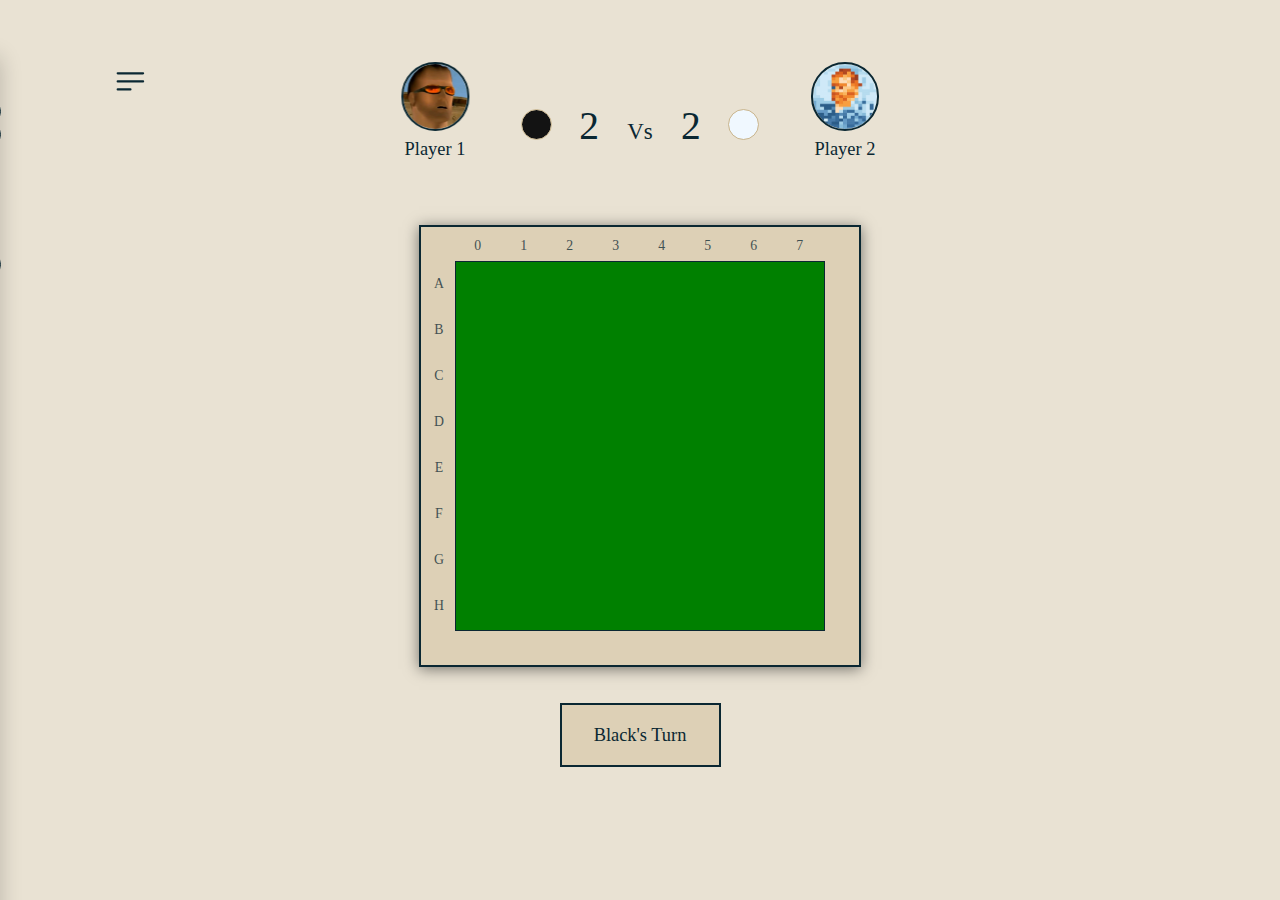
<file: reversi/reversi.html>
<!DOCTYPE html>
<html lang="en">
  <head>
    <meta charset="UTF-8" />
    <meta name="viewport" content="width=device-width, initial-scale=1.0" />
    <title>Reversi</title>
    <link rel="shortcut icon" href="../public/icon.png" type="image/x-icon" />
    <link rel="stylesheet" href="../src/main.css">
    <link rel="stylesheet" href="./styles.css" />
    <script src="./script.js" defer></script>
  </head>
  <body>

    <main data-game="reversi" data-theme="light" data-colors="default-colors">
      
      <div class="backdrop"></div>
      <audio src="../public/sounds/effect1.mp3" preload="auto"></audio>

      <button class="menu-btn">
        <i class="icon">
          <svg xmlns="http://www.w3.org/2000/svg" fill="none" viewBox="0 0 24 24" stroke-width="1.5" stroke="currentColor">
            <path stroke-linecap="round" stroke-linejoin="round" d="M3.75 6.75h16.5M3.75 12h16.5m-16.5 5.25H12" />
          </svg>
        </i>
      </button>

      <aside class="menu-container">
        <ul class="menu">
          <li class="menu-item">
            <div class="setting">
              <p>Settings</p>
              <i class="icon">
                <svg xmlns="http://www.w3.org/2000/svg" fill="none" viewBox="0 0 24 24" stroke-width="1.5" stroke="currentColor">
                  <path stroke-linecap="round" stroke-linejoin="round" d="M9.594 3.94c.09-.542.56-.94 1.11-.94h2.593c.55 0 1.02.398 1.11.94l.213 1.281c.063.374.313.686.645.87.074.04.147.083.22.127.324.196.72.257 1.075.124l1.217-.456a1.125 1.125 0 011.37.49l1.296 2.247a1.125 1.125 0 01-.26 1.431l-1.003.827c-.293.24-.438.613-.431.992a6.759 6.759 0 010 .255c-.007.378.138.75.43.99l1.005.828c.424.35.534.954.26 1.43l-1.298 2.247a1.125 1.125 0 01-1.369.491l-1.217-.456c-.355-.133-.75-.072-1.076.124a6.57 6.57 0 01-.22.128c-.331.183-.581.495-.644.869l-.213 1.28c-.09.543-.56.941-1.11.941h-2.594c-.55 0-1.02-.398-1.11-.94l-.213-1.281c-.062-.374-.312-.686-.644-.87a6.52 6.52 0 01-.22-.127c-.325-.196-.72-.257-1.076-.124l-1.217.456a1.125 1.125 0 01-1.369-.49l-1.297-2.247a1.125 1.125 0 01.26-1.431l1.004-.827c.292-.24.437-.613.43-.992a6.932 6.932 0 010-.255c.007-.378-.138-.75-.43-.99l-1.004-.828a1.125 1.125 0 01-.26-1.43l1.297-2.247a1.125 1.125 0 011.37-.491l1.216.456c.356.133.751.072 1.076-.124.072-.044.146-.087.22-.128.332-.183.582-.495.644-.869l.214-1.281z" />
                  <path stroke-linecap="round" stroke-linejoin="round" d="M15 12a3 3 0 11-6 0 3 3 0 016 0z" />
                </svg>
              </i>
              <div class="setting-items">
                <label class="setting-item" for="possible-moves">
                  <p>Possible Moves</p>
                  <input type="checkbox" id="possible-moves">
                  <i class="icon">
                    <svg xmlns="http://www.w3.org/2000/svg" viewBox="0 0 24 24" stroke-width="1.5" fill="currentColor">
                      <path fill-rule="evenodd" d="M19.916 4.626a.75.75 0 01.208 1.04l-9 13.5a.75.75 0 01-1.154.114l-6-6a.75.75 0 011.06-1.06l5.353 5.353 8.493-12.739a.75.75 0 011.04-.208z" clip-rule="evenodd" />
                    </svg>
                  </i>
                </label>
                <label class="setting-item" for="coords">
                  <p>Coordinates</p>
                  <input type="checkbox" id="coords" checked>
                  <i class="icon">
                    <svg xmlns="http://www.w3.org/2000/svg" viewBox="0 0 24 24" stroke-width="1.5" fill="currentColor">
                      <path fill-rule="evenodd" d="M19.916 4.626a.75.75 0 01.208 1.04l-9 13.5a.75.75 0 01-1.154.114l-6-6a.75.75 0 011.06-1.06l5.353 5.353 8.493-12.739a.75.75 0 011.04-.208z" clip-rule="evenodd" />
                    </svg>
                  </i>
                </label>
                <label class="setting-item" for="sounds">
                  <p>Sound</p>
                  <input type="checkbox" id="sounds">
                  <i class="icon">
                    <svg xmlns="http://www.w3.org/2000/svg" class="unmute" fill="none" viewBox="0 0 24 24" stroke-width="1.5" stroke="currentColor">
                      <path stroke-linecap="round" stroke-linejoin="round" d="M19.114 5.636a9 9 0 010 12.728M16.463 8.288a5.25 5.25 0 010 7.424M6.75 8.25l4.72-4.72a.75.75 0 011.28.53v15.88a.75.75 0 01-1.28.53l-4.72-4.72H4.51c-.88 0-1.704-.507-1.938-1.354A9.01 9.01 0 012.25 12c0-.83.112-1.633.322-2.396C2.806 8.756 3.63 8.25 4.51 8.25H6.75z" />
                    </svg>
              
                    <svg xmlns="http://www.w3.org/2000/svg" class="mute" fill="none" viewBox="0 0 24 24" stroke-width="1.5" stroke="currentColor">
                      <path stroke-linecap="round" stroke-linejoin="round" d="M17.25 9.75L19.5 12m0 0l2.25 2.25M19.5 12l2.25-2.25M19.5 12l-2.25 2.25m-10.5-6l4.72-4.72a.75.75 0 011.28.531V19.94a.75.75 0 01-1.28.53l-4.72-4.72H4.51c-.88 0-1.704-.506-1.938-1.354A9.01 9.01 0 012.25 12c0-.83.112-1.633.322-2.395C2.806 8.757 3.63 8.25 4.51 8.25H6.75z" />
                    </svg>
                  </i>
                </label>
              </div>
            </div>
          </li>
          <li class="menu-item">
            <div class="themes">
              <p>Display</p>
              <i class="icon">
                <svg xmlns="http://www.w3.org/2000/svg" height="20" viewBox="0 -960 960 960" width="20" fill="currentColor">
                  <path d="M479.231-124.078q-73.462 0-138.145-27.716-64.683-27.715-113.13-76.259-48.447-48.543-76.162-113.322-27.716-64.779-27.716-138.633 0-74.838 27.982-139.071 27.983-64.232 77.654-113.076 49.671-48.844 116.594-76.305 66.923-27.462 142.265-27.462 71.485 0 134.571 24.673t110.377 67.317q47.291 42.644 74.846 99.922 27.555 57.279 27.555 122.971 0 82.478-56.961 144.931Q722-313.655 631.606-313.655h-64.875q-17.385 0-31.078 11.732-13.693 11.733-13.693 30.258 0 22.075 15 31.062 15 8.988 15 49.411 0 20.461-18.999 43.787-19 23.327-53.73 23.327ZM480-480Zm-213.617 23.576q19.317 0 33.466-14.109 14.15-14.11 14.15-33.427t-14.109-33.466q-14.11-14.15-33.427-14.15t-33.466 14.109q-14.15 14.11-14.15 33.427t14.109 33.466q14.11 14.15 33.427 14.15Zm119.192-142.384q19.317 0 33.467-14.11 14.15-14.11 14.15-33.426 0-19.317-14.11-33.467-14.11-14.15-33.426-14.15-19.317 0-33.467 14.11-14.15 14.109-14.15 33.426t14.11 33.467q14.109 14.15 33.426 14.15Zm189.577 0q19.317 0 33.467-14.11 14.15-14.11 14.15-33.426 0-19.317-14.11-33.467-14.11-14.15-33.426-14.15-19.317 0-33.467 14.11-14.15 14.109-14.15 33.426t14.11 33.467q14.109 14.15 33.426 14.15Zm118.385 142.384q19.317 0 33.466-14.109 14.15-14.11 14.15-33.427t-14.109-33.466q-14.11-14.15-33.427-14.15t-33.466 14.109q-14.15 14.11-14.15 33.427t14.109 33.466q14.11 14.15 33.427 14.15ZM479.314-172.038q11.645 0 18.165-8.308Q504-188.654 504-196.038q0-16-14.596-26.866-14.596-10.865-14.596-47.288 0-38.269 25.881-64.846 25.881-26.577 63.571-26.577h67.317q70.616 0 113.5-48.328 42.885-48.327 42.885-111.134 0-113.462-88.02-190.173-88.019-76.712-211.239-76.712-133.165 0-224.915 89.827-91.75 89.826-91.75 218.135 0 128.077 89.943 218.019 89.942 89.943 217.333 89.943Z"/>
                </svg>
              </i>
              <div class="themes-container">
                <div class="theme">
                  <h4>Theme</h4>
                  <label for="theme-mode">
                    <p>Dark Mode</p>
                    <input type="checkbox" id="theme-mode">
                  </label>
                </div>
                <div class="colors">
                  <h4>Colors</h4>
                  <div class="labels">
                    <label for="default-colors">
                      <div class="temp-default">
                        <div class="square">
                          <div class="disc"></div>
                        </div>
                      </div>
                      <input type="radio" name="radio" id="default-colors">
                      <p>Default</p>
                    </label>
                    <label for="plumy-colors">
                      <div class="temp-plumy">
                        <div class="square">
                          <div class="disc"></div>
                        </div>
                      </div>
                      <input type="radio" name="radio" id="plumy-colors">
                      <p>Plumish</p>
                    </label>
                    <label for="dark-teal">
                      <div class="temp-teal">
                        <div class="square">
                          <div class="disc"></div>
                        </div>
                      </div>
                      <input type="radio" name="radio" id="dark-teal">
                      <p>Dark Teal</p>
                    </label>
                  </div>
                </div>
              </div>
            </div>
          </li>
          <li class="menu-item">
            <div class="rules">
              <p>Rules</p>
              <i class="icon">
                <svg xmlns="http://www.w3.org/2000/svg" fill="none" viewBox="0 0 24 24" stroke-width="1.5" stroke="currentColor">
                  <path stroke-linecap="round" stroke-linejoin="round" d="M12 18v-5.25m0 0a6.01 6.01 0 001.5-.189m-1.5.189a6.01 6.01 0 01-1.5-.189m3.75 7.478a12.06 12.06 0 01-4.5 0m3.75 2.383a14.406 14.406 0 01-3 0M14.25 18v-.192c0-.983.658-1.823 1.508-2.316a7.5 7.5 0 10-7.517 0c.85.493 1.509 1.333 1.509 2.316V18" />
                </svg>
              </i>
              <div class="explanation">
                <div>
                  <h2>Overwiew</h2>
                  <p>
                    Reversi is a strategic board game played between two players on an 8x8 checkerboard. The game starts with 4 discs - two black and two white - placed in the center squares. Players take turns placing discs of their color on the board with the goal of surrounding their opponent's discs between their own.
                  </p>
                </div>
                <div>
                  <h2>Rules</h2>
                  <p>
                    To make a valid move, you must place your disc so that it trap or "sandwiches" at least one of the opponent's discs between your own discs in a straight horizontal, vertical, or diagonal line. If you sandwich an opponent's disc(s), those discs get flipped over to become your color. The player who ends up with the most discs of their color on the board at the end wins.
                  </p>
                  <p>
                    You cannot make a move where your disc does not surround at least one of the opponent's discs. If a player has no valid moves, the opponent takes another turn. The game ends when both players have no more valid moves or when the board is completely filled up. The player who has the most discs of their color on the board is the winner.
                  </p>
                </div>
              </div>
            </div>
          </li>
          <li class="menu-item">
            <a href="#" class="about">
              <p>Report Issues</p>
              <i class="icon">
                <svg xmlns="http://www.w3.org/2000/svg" fill="none" viewBox="0 0 24 24" stroke-width="1.5" stroke="currentColor">
                  <path stroke-linecap="round" stroke-linejoin="round" d="M13.5 6H5.25A2.25 2.25 0 003 8.25v10.5A2.25 2.25 0 005.25 21h10.5A2.25 2.25 0 0018 18.75V10.5m-10.5 6L21 3m0 0h-5.25M21 3v5.25" />
                </svg>
              </i>
            </a>
          </li>
        </ul>
      </aside>

      <section class="game-info">
        <figure class="player player-1" data-color="blk">
          <img src="../public/images/avatars/guyg.png" id="player1-avatar" class="avatar" alt="player-1's avatar" />
          <div class="name">Player 1</div>
        </figure>
        <div class="result">
          <div>
            <div class="disc blk"></div>
            <span class="disc-counts black-discs">2</span>
          </div>
          <span class="vs">Vs</span>
          <div>
            <span class="disc-counts white-discs">2</span>
            <div class="disc wht"></div>
          </div>
        </div>
        <figure class="player player-2" data-color="wht">
          <img src="../public/images/avatars/vangogh.png" id="player2-avatar" class="avatar" alt="player-2's avatar" />
          <div class="name">Player 2</div>
        </figure>
      </section>

      <section class="game-board">
        <div class="board-wrap">
          <div class="board">
            <div class="top-coords">
              <span>0</span><span>1</span><span>2</span><span>3</span><span>4</span><span>5</span><span>6</span><span>7</span>
            </div>
            <div class="left-coords">
              <span>A</span><span>B</span><span>C</span><span>D</span><span>E</span><span>F</span><span>G</span><span>H</span>
            </div>
          </div>
        </div>
        <div class="cta">
          <div class="turn">Black's Turn</div>
          <div class="offers">
            <button class="reset-btn">Reset Game</button>
            <div>
              <button class="draw-btn">Offer Draw</button>
              <button class="resign-btn">Resign Game</button>
            </div>
          </div>
        </div>
      </section>

      <div class="modal">
        <p class="winner">Player 1 Won!</p>
        <div class="final-result">
          <figure class="player player-1">
            <img id="m-player1-avatar" class="avatar" />
            <div class="total-wins">
              <!-- <span>Total Wins:</span><span>12</span> -->
            </div>
          </figure>
          <span class="vs">Vs</span>
          <figure class="player player-2">
            <img id="m-player2-avatar" class="avatar" />
            <div class="total-wins">
              <!-- <span>Total Wins:</span><span>12</span> -->
            </div>
          </figure>
        </div>
        <div class="btns">
          <button class="rematch-btn">Rematch</button>
          <button class="ok-btn">Ok!</button>
        </div>
      </div>

    </main>

  </body>
</html>
</file>
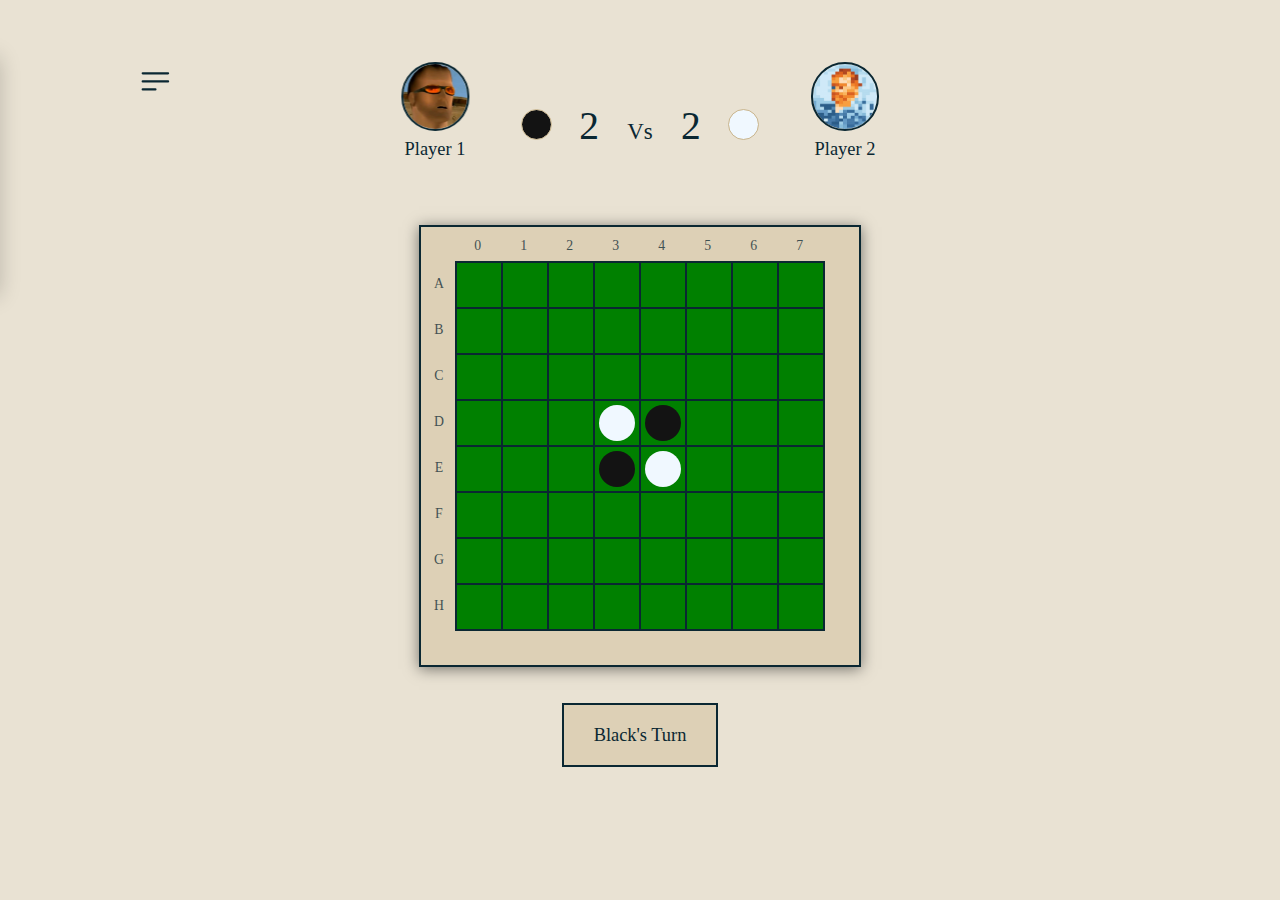
<file: src/reversi/reversi.html>
<!DOCTYPE html>
<html lang="en">
  <head>
    <meta charset="UTF-8" />
    <meta name="viewport" content="width=device-width, initial-scale=1.0" />
    <title>Reversi</title>
    <link rel="shortcut icon" href="../../public/icon.png" type="image/x-icon" />
    <link rel="stylesheet" href="../main.css">
    <link rel="stylesheet" href="./styles.css" />
    <script src="./script.js" defer></script>
  </head>
  <body>

    <main data-game="reversi" data-theme="light" data-colors="default-colors">
      
      <div class="backdrop"></div>
      <audio src="../../public/sounds/effect1.mp3" preload="auto"></audio>

      <button class="menu-btn">
        <i class="icon">
          <svg xmlns="http://www.w3.org/2000/svg" fill="none" viewBox="0 0 24 24" stroke-width="1.5" stroke="currentColor">
            <path stroke-linecap="round" stroke-linejoin="round" d="M3.75 6.75h16.5M3.75 12h16.5m-16.5 5.25H12" />
          </svg>
        </i>
      </button>

      <aside class="menu-container">
        <ul class="menu">
          <li class="menu-item">
            <div class="setting">
              <p>Settings</p>
              <i class="icon">
                <svg xmlns="http://www.w3.org/2000/svg" fill="none" viewBox="0 0 24 24" stroke-width="1.5" stroke="currentColor">
                  <path stroke-linecap="round" stroke-linejoin="round" d="M9.594 3.94c.09-.542.56-.94 1.11-.94h2.593c.55 0 1.02.398 1.11.94l.213 1.281c.063.374.313.686.645.87.074.04.147.083.22.127.324.196.72.257 1.075.124l1.217-.456a1.125 1.125 0 011.37.49l1.296 2.247a1.125 1.125 0 01-.26 1.431l-1.003.827c-.293.24-.438.613-.431.992a6.759 6.759 0 010 .255c-.007.378.138.75.43.99l1.005.828c.424.35.534.954.26 1.43l-1.298 2.247a1.125 1.125 0 01-1.369.491l-1.217-.456c-.355-.133-.75-.072-1.076.124a6.57 6.57 0 01-.22.128c-.331.183-.581.495-.644.869l-.213 1.28c-.09.543-.56.941-1.11.941h-2.594c-.55 0-1.02-.398-1.11-.94l-.213-1.281c-.062-.374-.312-.686-.644-.87a6.52 6.52 0 01-.22-.127c-.325-.196-.72-.257-1.076-.124l-1.217.456a1.125 1.125 0 01-1.369-.49l-1.297-2.247a1.125 1.125 0 01.26-1.431l1.004-.827c.292-.24.437-.613.43-.992a6.932 6.932 0 010-.255c.007-.378-.138-.75-.43-.99l-1.004-.828a1.125 1.125 0 01-.26-1.43l1.297-2.247a1.125 1.125 0 011.37-.491l1.216.456c.356.133.751.072 1.076-.124.072-.044.146-.087.22-.128.332-.183.582-.495.644-.869l.214-1.281z" />
                  <path stroke-linecap="round" stroke-linejoin="round" d="M15 12a3 3 0 11-6 0 3 3 0 016 0z" />
                </svg>
              </i>
              <div class="setting-items">
                <label class="setting-item" for="possible-moves">
                  <p>Possible Moves</p>
                  <input type="checkbox" id="possible-moves">
                  <i class="icon">
                    <svg xmlns="http://www.w3.org/2000/svg" viewBox="0 0 24 24" stroke-width="1.5" fill="currentColor">
                      <path fill-rule="evenodd" d="M19.916 4.626a.75.75 0 01.208 1.04l-9 13.5a.75.75 0 01-1.154.114l-6-6a.75.75 0 011.06-1.06l5.353 5.353 8.493-12.739a.75.75 0 011.04-.208z" clip-rule="evenodd" />
                    </svg>
                  </i>
                </label>
                <label class="setting-item" for="coords">
                  <p>Coordinates</p>
                  <input type="checkbox" id="coords" checked>
                  <i class="icon">
                    <svg xmlns="http://www.w3.org/2000/svg" viewBox="0 0 24 24" stroke-width="1.5" fill="currentColor">
                      <path fill-rule="evenodd" d="M19.916 4.626a.75.75 0 01.208 1.04l-9 13.5a.75.75 0 01-1.154.114l-6-6a.75.75 0 011.06-1.06l5.353 5.353 8.493-12.739a.75.75 0 011.04-.208z" clip-rule="evenodd" />
                    </svg>
                  </i>
                </label>
                <label class="setting-item" for="sounds">
                  <p>Sound</p>
                  <input type="checkbox" id="sounds">
                  <i class="icon">
                    <svg xmlns="http://www.w3.org/2000/svg" class="unmute" fill="none" viewBox="0 0 24 24" stroke-width="1.5" stroke="currentColor">
                      <path stroke-linecap="round" stroke-linejoin="round" d="M19.114 5.636a9 9 0 010 12.728M16.463 8.288a5.25 5.25 0 010 7.424M6.75 8.25l4.72-4.72a.75.75 0 011.28.53v15.88a.75.75 0 01-1.28.53l-4.72-4.72H4.51c-.88 0-1.704-.507-1.938-1.354A9.01 9.01 0 012.25 12c0-.83.112-1.633.322-2.396C2.806 8.756 3.63 8.25 4.51 8.25H6.75z" />
                    </svg>
              
                    <svg xmlns="http://www.w3.org/2000/svg" class="mute" fill="none" viewBox="0 0 24 24" stroke-width="1.5" stroke="currentColor">
                      <path stroke-linecap="round" stroke-linejoin="round" d="M17.25 9.75L19.5 12m0 0l2.25 2.25M19.5 12l2.25-2.25M19.5 12l-2.25 2.25m-10.5-6l4.72-4.72a.75.75 0 011.28.531V19.94a.75.75 0 01-1.28.53l-4.72-4.72H4.51c-.88 0-1.704-.506-1.938-1.354A9.01 9.01 0 012.25 12c0-.83.112-1.633.322-2.395C2.806 8.757 3.63 8.25 4.51 8.25H6.75z" />
                    </svg>
                  </i>
                </label>
              </div>
            </div>
          </li>
          <li class="menu-item">
            <div class="themes">
              <p>Display</p>
              <i class="icon">
                <svg xmlns="http://www.w3.org/2000/svg" height="20" viewBox="0 -960 960 960" width="20" fill="currentColor">
                  <path d="M479.231-124.078q-73.462 0-138.145-27.716-64.683-27.715-113.13-76.259-48.447-48.543-76.162-113.322-27.716-64.779-27.716-138.633 0-74.838 27.982-139.071 27.983-64.232 77.654-113.076 49.671-48.844 116.594-76.305 66.923-27.462 142.265-27.462 71.485 0 134.571 24.673t110.377 67.317q47.291 42.644 74.846 99.922 27.555 57.279 27.555 122.971 0 82.478-56.961 144.931Q722-313.655 631.606-313.655h-64.875q-17.385 0-31.078 11.732-13.693 11.733-13.693 30.258 0 22.075 15 31.062 15 8.988 15 49.411 0 20.461-18.999 43.787-19 23.327-53.73 23.327ZM480-480Zm-213.617 23.576q19.317 0 33.466-14.109 14.15-14.11 14.15-33.427t-14.109-33.466q-14.11-14.15-33.427-14.15t-33.466 14.109q-14.15 14.11-14.15 33.427t14.109 33.466q14.11 14.15 33.427 14.15Zm119.192-142.384q19.317 0 33.467-14.11 14.15-14.11 14.15-33.426 0-19.317-14.11-33.467-14.11-14.15-33.426-14.15-19.317 0-33.467 14.11-14.15 14.109-14.15 33.426t14.11 33.467q14.109 14.15 33.426 14.15Zm189.577 0q19.317 0 33.467-14.11 14.15-14.11 14.15-33.426 0-19.317-14.11-33.467-14.11-14.15-33.426-14.15-19.317 0-33.467 14.11-14.15 14.109-14.15 33.426t14.11 33.467q14.109 14.15 33.426 14.15Zm118.385 142.384q19.317 0 33.466-14.109 14.15-14.11 14.15-33.427t-14.109-33.466q-14.11-14.15-33.427-14.15t-33.466 14.109q-14.15 14.11-14.15 33.427t14.109 33.466q14.11 14.15 33.427 14.15ZM479.314-172.038q11.645 0 18.165-8.308Q504-188.654 504-196.038q0-16-14.596-26.866-14.596-10.865-14.596-47.288 0-38.269 25.881-64.846 25.881-26.577 63.571-26.577h67.317q70.616 0 113.5-48.328 42.885-48.327 42.885-111.134 0-113.462-88.02-190.173-88.019-76.712-211.239-76.712-133.165 0-224.915 89.827-91.75 89.826-91.75 218.135 0 128.077 89.943 218.019 89.942 89.943 217.333 89.943Z"/>
                </svg>
              </i>
              <div class="themes-container">
                <div class="theme">
                  <h4>Theme</h4>
                  <label for="theme-mode">
                    <p>Dark Mode</p>
                    <input type="checkbox" id="theme-mode">
                  </label>
                </div>
                <div class="colors">
                  <h4>Colors</h4>
                  <div class="labels">
                    <label for="default-colors">
                      <div class="temp-default">
                        <div class="square">
                          <div class="disc"></div>
                        </div>
                      </div>
                      <input type="radio" name="radio" id="default-colors">
                      <p>Default</p>
                    </label>
                    <label for="plumy-colors">
                      <div class="temp-plumy">
                        <div class="square">
                          <div class="disc"></div>
                        </div>
                      </div>
                      <input type="radio" name="radio" id="plumy-colors">
                      <p>Plumish</p>
                    </label>
                    <label for="dark-teal">
                      <div class="temp-teal">
                        <div class="square">
                          <div class="disc"></div>
                        </div>
                      </div>
                      <input type="radio" name="radio" id="dark-teal">
                      <p>Dark Teal</p>
                    </label>
                  </div>
                </div>
              </div>
            </div>
          </li>
          <li class="menu-item">
            <div class="rules">
              <p>Rules</p>
              <i class="icon">
                <svg xmlns="http://www.w3.org/2000/svg" fill="none" viewBox="0 0 24 24" stroke-width="1.5" stroke="currentColor">
                  <path stroke-linecap="round" stroke-linejoin="round" d="M12 18v-5.25m0 0a6.01 6.01 0 001.5-.189m-1.5.189a6.01 6.01 0 01-1.5-.189m3.75 7.478a12.06 12.06 0 01-4.5 0m3.75 2.383a14.406 14.406 0 01-3 0M14.25 18v-.192c0-.983.658-1.823 1.508-2.316a7.5 7.5 0 10-7.517 0c.85.493 1.509 1.333 1.509 2.316V18" />
                </svg>
              </i>
              <div class="explanation">
                <div>
                  <h2>Overwiew</h2>
                  <p>
                    Reversi is a strategic board game played between two players on an 8x8 checkerboard. The game starts with 4 discs - two black and two white - placed in the center squares. Players take turns placing discs of their color on the board with the goal of surrounding their opponent's discs between their own.
                  </p>
                </div>
                <div>
                  <h2>Rules</h2>
                  <p>
                    To make a valid move, you must place your disc so that it trap or "sandwiches" at least one of the opponent's discs between your own discs in a straight horizontal, vertical, or diagonal line. If you sandwich an opponent's disc(s), those discs get flipped over to become your color. The player who ends up with the most discs of their color on the board at the end wins.
                  </p>
                  <p>
                    You cannot make a move where your disc does not surround at least one of the opponent's discs. If a player has no valid moves, the opponent takes another turn. The game ends when both players have no more valid moves or when the board is completely filled up. The player who has the most discs of their color on the board is the winner.
                  </p>
                </div>
              </div>
            </div>
          </li>
          <li class="menu-item">
            <a href="#" class="about">
              <p>Report Issues</p>
              <i class="icon">
                <svg xmlns="http://www.w3.org/2000/svg" fill="none" viewBox="0 0 24 24" stroke-width="1.5" stroke="currentColor">
                  <path stroke-linecap="round" stroke-linejoin="round" d="M13.5 6H5.25A2.25 2.25 0 003 8.25v10.5A2.25 2.25 0 005.25 21h10.5A2.25 2.25 0 0018 18.75V10.5m-10.5 6L21 3m0 0h-5.25M21 3v5.25" />
                </svg>
              </i>
            </a>
          </li>
        </ul>
      </aside>

      <section class="game-info">
        <figure class="player player-1" data-color="blk">
          <img src="../../public/images/avatars/guyg.png" id="player1-avatar" class="avatar" alt="player-1's avatar" />
          <div class="name">Player 1</div>
        </figure>
        <div class="result">
          <div>
            <div class="disc blk"></div>
            <span class="disc-counts black-discs">2</span>
          </div>
          <span class="vs">Vs</span>
          <div>
            <span class="disc-counts white-discs">2</span>
            <div class="disc wht"></div>
          </div>
        </div>
        <figure class="player player-2" data-color="wht">
          <img src="../../public/images/avatars/vangogh.png" id="player2-avatar" class="avatar" alt="player-2's avatar" />
          <div class="name">Player 2</div>
        </figure>
      </section>

      <section class="game-board">
        <div class="board-wrap">
          <div class="board">
            <div class="top-coords">
              <span>0</span><span>1</span><span>2</span><span>3</span><span>4</span><span>5</span><span>6</span><span>7</span>
            </div>
            <div class="left-coords">
              <span>A</span><span>B</span><span>C</span><span>D</span><span>E</span><span>F</span><span>G</span><span>H</span>
            </div>
          </div>
        </div>
        <div class="cta">
          <div class="turn">Black's Turn</div>
          <div class="offers">
            <button class="reset-btn">Reset Game</button>
            <div>
              <button class="draw-btn">Offer Draw</button>
              <button class="resign-btn">Resign Game</button>
            </div>
          </div>
        </div>
      </section>

      <div class="modal">
        <p class="winner">Player 1 Won!</p>
        <div class="final-result">
          <figure class="player player-1">
            <img id="m-player1-avatar" class="avatar" />
            <div class="total-wins">
              <!-- <span>Total Wins:</span><span>12</span> -->
            </div>
          </figure>
          <span class="vs">Vs</span>
          <figure class="player player-2">
            <img id="m-player2-avatar" class="avatar" />
            <div class="total-wins">
              <!-- <span>Total Wins:</span><span>12</span> -->
            </div>
          </figure>
        </div>
        <div class="btns">
          <button class="rematch-btn">Rematch</button>
          <button class="ok-btn">Ok!</button>
        </div>
      </div>

    </main>

  </body>
</html>
</file>
<file: reversi/styles.css>
/*
breakpoints:

    [data-game="reversi"]
    .menu-btn & .menu-container
    [menu-item-title] & [submenu-item]
  500px

    .explanation
  600px, 900px

    .game-info
    .result & .result > div
  700px

    .modal
  800px, 500px
*/

[data-game="reversi"] {
  --square-size: calc(2.5 * var(--base-size));
  --board-size: calc(8 * var(--square-size));
  --disc-size: calc(0.775 * var(--square-size));
  --dot-size: calc(0.15 * var(--square-size));

  @media (width < 500px) {
    --square-size: calc(2.875 * var(--base-size));
  }
}

[data-colors="default-colors"] {
  --board-color: green;
  --square-border-color: var(--neutral-color-800);
  --board-border-color: var(--square-border-color);
  --disc-color-dark: rgb(19 19 19);
  --disc-color-light: rgb(240 248 255);
  --dot-color: rgb(223 234 231 / 50%);
}

[data-colors="plumy-colors"] {
  --board-color: mediumpurple;
  --square-border-color: rgb(10 39 50);
  --board-border-color: rgb(10 39 50);
  --disc-color-dark: rgb(19 19 19);
  --disc-color-light: rgb(240 248 255);
  --dot-color: rgb(223 234 231 / 50%);

  &:has(#theme-mode:checked) .board-wrap {
    outline: var(--outline-size-1) solid var(--neutral-color-800);
  }
}

[data-colors="dark-teal"] {
  --neutral-color-200: rgb(19 24 34);
  --neutral-color-200: #1f2123;
  --neutral-color-300: rgb(33 37 38);
  --neutral-color-400: rgb(0 0 0 / 0%);
  --neutral-color-800: rgb(151 176 188);
  
  --opaque-neutral-color-50: rgb(20 21 21 / 85%);
  --opaque-neutral-color-100: rgb(28 30 31 / 75%);
  --opaque-neutral-color-200: rgb(67 75 79 / 50%);
  --opaque-neutral-color-300: rgb(47 54 58 / 67.5%);
  --opaque-neutral-color-800: rgb(10 39 50 / 50%);

  --board-color: #0f161c;
  --square-border-color: rgb(74 84 88);
  /* --board-border-color: rgb(176 205 206); */
  --board-border-color: #51616c;
  --disc-color-dark: rgb(92 203 190);
  --disc-color-light: rgb(246 147 75);
  /* --disc-color-dark: rgb(234 167 84);
  --disc-color-light: rgb(136 211 109); */
  --dot-color: rgb(223 231 234 / 50%);

  & :is(h1, h2, h3, h4) {
    color: rgb(178 216 229);
  }

  & .avatar {
    width: calc(1.05 * var(--avatar-size)) !important;
    outline: none !important;
  }

  & #theme-mode {
    background-color: var(--neutral-color-800);
  
    &::after {
      background-color: rgb(204, 219, 224);
    }
  }
}

/* [data-colors="nononoo"] {
  --board-color: #51626c;
  --neutral-color-800: lightcoral;
  --disc-color-dark: rgb(144 189 184);
  --disc-color-light: rgb(136 211 109);
} */

main {
  grid-template-columns: 1fr;
  grid-template-rows: 1fr 3fr;
  position: relative;
  overflow: hidden;
  color: var(--neutral-color-800);
  background-color: var(--neutral-color-200);
}

.menu-btn {
  padding: var(--space-2);
  width: 3rem;
  position: absolute;
  z-index: var(--z-5);
  inset-block-start: 6%;
  inset-inline-start: 8%;
  color: var(--neutral-color-800);
  cursor: pointer;

  @media (width < 500px) {
    inset-block-start: 5%;
    inset-inline-start: 5%;
  }

  & svg {
    width: 2rem;
  }
}

.menu-container {
  /* contain: layout; */
  position: fixed;
  z-index: var(--z-50);
  inset-block-start: 6%;
  inset-inline-start: 0;
  color: var(--neutral-color-800);
  box-shadow: var(--shadow-100);
  translate: -100% 0;
  transition: translate var(--duration-2) ease;

  /*! the right way to use `backdrop-filter` according to W3C & Chrome */
  /* we could set backdrop-filter to .manu instead of ::before but this only works on Firefox & Safari not Chrome  */
  &::before {
    content: '';
    position: absolute;
    z-index: -1;
    inset: 0;
    -webkit-backdrop-filter: blur(5px);
    backdrop-filter: blur(5px);
  }

  &.show-menu {
    translate: 0;
  }

  @media (width < 500px) {
    inset-block-start: 5%;
  }
}

.menu {
  display: flex;
  flex-direction: column;
  align-items: stretch;
  position: relative;
  isolation: isolate;
}

.menu-item {
  position: relative;
  background-color: var(--opaque-neutral-color-300);
  transition: background-color var(--duration-2) ease;

  &:not(:last-child)::after {
    content: '';
    width: 80%;
    height: var(--outline-size-1);
    position: absolute;
    left: 50%; bottom: 0;
    translate: -50% 0;
    background-color: var(--opaque-neutral-color-800);
  }

  &:hover {
    background-color: var(--opaque-neutral-color-50);
  }
}

/** ---- */
/** menu & submenus skeleton */
[data-menu] {
  --menu-item-width: calc(12rem + 2vw);

  & [data-menu-item] {
    width: var(--menu-item-width);
  }

  & [data-menu-item-title] {
    padding: var(--space-4);
    display: grid;
    grid-auto-flow: column;
    align-items: center;
    text-align: left;
    cursor: pointer;

    & .icon {
      margin-left: auto;
      width: 1rem;
      height: 1rem;
      display: inline-grid;
      place-content: center;
    }
  
    & svg {
      scale: 1.1;
    }

    @media (width < 500px) {
      padding: var(--space-5) var(--space-4);
    }
  }

  & [data-submenu] {
    width: var(--menu-item-width);
    display: none;
    position: absolute;
    top: 0;
    left: 100%;
    background-color: var(--opaque-neutral-color-300);
    -webkit-backdrop-filter: blur(5px);
    backdrop-filter: blur(5px);
    box-shadow: var(--shadow-100);
    translate: -15% 0;
    opacity: 0;
    transition: var(--duration-2) ease-in;
  }

  & [data-submenu-item] {
    padding: var(--space-4);

    @media (width < 500px) {
      padding: var(--space-5) var(--space-4);
    }
  }
}
/** ---- */

.menu .setting {
  position: relative;

  & .setting-items {
    flex-direction: column;

    &.display {
      display: flex;
    }

    &.animate-in {
      translate: 0 0;
      opacity: 1;
    }
  }
}

.setting .setting-item {
  display: grid;
  grid-auto-flow: column;
  align-items: center;
  transition: background-color var(--duration-2) ease-in;
  cursor: pointer;

  &:hover {
    background-color: var(--opaque-neutral-color-50);
  }

  & .icon {
    outline: var(--outline-size-1) solid var(--neutral-color-800);
    border-radius: var(--rounded-full);

    & svg {
      width: 0.8rem;
      transition: opacity var(--duration-2) ease-in;
    }
  }
  
  & [type="checkbox"] {
    width: 0;
    height: 0;
    opacity: 0;
    pointer-events: none;

    &:not(:checked) + i svg {
      opacity: 0;
    }
  }

  /* overriding sound label */
  &[for="sounds"] {
  
    & .icon {
    position: relative;
    outline: 0;

    /* absolute positioned to stacking on top of each other */
    & svg {
      scale: 1.35;
      position: absolute;
      top: 50%;
      left: 50%;
      translate: -50% -50%;
    }
  }

    & [type="checkbox"]:not(:checked) + i svg.unmute {
      opacity: 0;
    }

    & [type="checkbox"]:not(:checked) + i svg.mute {
      opacity: 1;
    }

    & [type="checkbox"]:checked + i svg.mute {
      opacity: 0;
    }
  }
}

.menu .themes {
  & .themes-container {
    cursor: auto;
  
    &.display {
      display: block;
    }
  
    &.animate-in {
      translate: 0 0;
      opacity: 1;
    }
  }

  & h4 {
    margin-bottom: var(--space-4);
    font-size: 0.95rem;
  }

  & p {
    font-size: 0.875rem;
  }

  & label {
    display: flex;
    cursor: pointer;
  }

  & input {
    pointer-events: none;
  }

  & svg {
    scale: 1.2;
  }
}

.themes .theme {
  position: relative;
  isolation: isolate;

  & [type="checkbox"] {
    appearance: none;
    margin-left: auto;
    width: 2.75rem;
    height: 1.35rem;
    position: relative;
    background-color: rgb(202 183 145 / 50%);
    border: 0;
    outline: var(--outline-size-1) solid var(--neutral-color-800);
    border-radius: var(--rounded-full);

    &:checked {
      background-color: rgb(221 208 182);
    }

    &::after {
      content: '';
      width: 1.15rem;
      height: 1.15rem;
      position: absolute;
      left: 5%;
      top: 50%;
      translate: 0 -50%;
      background-color: rgba(164 151 125 / 65%);
      border-radius: var(--rounded-full);
      transition: left var(--duration-1) ease-in;
    }

    &:checked::after {
      left: calc(98% - 1.15rem);
      background-color: rgb(134 124 103 / 70%);
    }
  }
}

.themes .colors {
  margin-top: var(--space-2);
  position: relative;

  &::before {
    content: '';
    width: 80%;
    height: var(--outline-size-1);
    position: absolute;
    top: 0px;
    left: 50%;
    translate: -50% 0;
    background-color: var(--opaque-neutral-color-800);
  }

  & .labels {
    display: flex;
    flex-flow: row wrap;
    gap: 0.75rem 0.5rem;
  }

  & label {
    padding: 0;
    flex: 1;
    flex-direction: column;
    align-items: center;

    & p {
      margin-block-start: 0.25rem;
      font-size: 0.75rem;
    }
  }

  & [class^="temp-"] {
    flex: 0;
    display: grid;
    place-content: center;

    & .square {
      width: var(--square-size);
      height: var(--square-size);
      border: none;
      border-radius: var(--rounded-full);
    }

    & .disc {
      width: calc(0.825 * var(--disc-size));
      height: calc(0.825 * var(--disc-size));
    }
  }

  & .temp-default {
    & .square {
      background-color: rgb(5 144 28 / 75%);
    }

    & .disc {
      background-image: linear-gradient(120deg, rgb(19 19 19 / 90%) 47%, rgb(240 248 255 / 90%) 53%);
    }
  }

  & .temp-plumy {
    & .square {
      background-color: mediumpurple;
    }

    & .disc {
      background-image: linear-gradient(120deg, rgb(19 19 19 / 90%) 47%, rgb(240 248 255 / 90%) 53%);
    }
  }

  & .temp-teal {
    & .square {
      background-color: #0f161c;
    }

    & .disc {
      background-image: linear-gradient(120deg, rgb(92 203 190 / 90%) 47%, rgb(246 147 75 / 90%) 53%);
    }
  }

  & [type="radio"] {
    width: 0;
    height: 0;
    opacity: 0;
  }
}

.menu .rules {
  position: relative;

  & .explanation {
    margin-inline: auto;
    padding: var(--space-6);
    min-width: 50vw;
    max-width: 500px;
    z-index: var(--z-50);
    /*+ that was a heavy math for a frontend developer  */
    left: calc(100% + 50vw - var(--menu-item-width));
    translate: -50% 0;
    background-color: var(--opaque-neutral-color-50);
    box-shadow: var(--shadow-200);
    scale: 0.8;

    &.display {
      display: block;
    }

    &.animate-in {
      opacity: 1;
      scale: 1;
    }

    &.animate-out {
      opacity: 0;
      scale: 0.8 0.75;
    }

    & h2 {
      margin-block: var(--space-4) var(--space-2);
    }
  
    & p {
      margin-block: var(--space-2);
  
      &::first-letter {
        margin-inline-start: 0.5em;
      }
    }

    @media (width < 900px) {
      min-width: 75vw;
    }

    @media (width < 600px) {
      min-width: 85vw;
    }
  }
}

section {
  width: 100%;
  min-height: 50%;
  grid-column: 1 / -1;
}

.game-info {
  margin-inline: auto;
  padding-block: var(--space-8);
  width: 75%;
  display: flex;
  justify-content: center;
  align-items: center;
  gap: var(--space-10);

  & > * {
    flex-shrink: 0;
  }

  @media (width < 700px) {
    padding-block: var(--space-4);
    gap: var(--space-6);
  }
}

.player {
  display: flex;
  flex-direction: column;
  justify-content: start;
  align-items: center;

  & .avatar {
    width: var(--avatar-size);
    outline: var(--outline-size-2) solid var(--neutral-color-800);
    border-radius: var(--rounded-full);
  }

  /*! temp */
  & [alt="player-1's avatar"] {
    rotate: y 180deg;
  }

  & .name {
    margin-block-start: var(--space-2);
  }
}

.result {
  margin-block: var(--space-6) 0;
  display: flex;
  align-items: baseline;
  gap: var(--space-4);

  & div {
    display: inline-flex;
    align-items: baseline;
    gap: var(--space-4);

    @media (width < 700px) {
      gap: var(--space-2);
    }

    & .disc {
      width: calc(0.8 * var(--disc-size));
      height: calc(0.8 * var(--disc-size));
      outline: 1px solid var(--neutral-color-400);
    }

    & .disc-counts {
      width: max(30px, 2.15rem);
      text-align: center;
      font-size: 2.15rem;
    }
  }

  & .vs {
    font-size: 1.25rem;
    font-weight: 500;
  }

  @media (width < 700px) {
    gap: var(--space-2);
  }
}

.board-wrap {
  margin-inline: auto;
  width: calc(var(--board-size) + 0.2 * var(--board-size));
  height: calc(var(--board-size) + 0.2 * var(--board-size));
  display: grid;
  place-content: center;
  background-color: var(--neutral-color-300);
  border: var(--outline-size-2) solid var(--board-border-color);
  box-shadow: var(--shadow-200);
}

.board {
  width: var(--board-size);
  height: var(--board-size);
  display: grid;
  grid-template-columns: repeat(8, max-content);
  grid-template-rows: repeat(8, max-content);
  place-content: center;
  position: relative;
  isolation: isolate;
  background-color: var(--board-color);
  outline: var(--outline-size-1) solid var(--board-border-color);
}

[class*="-coords"] {
  position: absolute;
  display: grid;
  opacity: 0.75;
  transition: opacity var(--duration-2);

  & span {
    font-size: 0.75rem;
    display: grid;
    place-content: center;
  }
}

.top-coords {
  inset-inline: 0;
  top: -6.75%;
  grid-auto-flow: column;

  & span {
    width: calc(var(--square-size) - 2 * var(--outline-size-1));
  }
}

.left-coords {
  inset-block: 0;
  left: -6%;

  & span {
    height: calc(var(--square-size) - 2 * var(--outline-size-1));
  }
}

.square {
  width: var(--square-size);
  height: var(--square-size);
  display: flex;
  justify-content: center;
  align-items: center;
  border: var(--outline-size-1) solid var(--square-border-color);
}

.disc {
  width: var(--disc-size);
  height: var(--disc-size);
  border-radius: var(--rounded-full);
  transition: var(--duration-1) ease-in;
  pointer-events: none;
  
  &.wht {
    background-color: var(--disc-color-light);
    /* box-shadow: inset 2px 1px 0.5rem #2525267d,
                inset -2px -1px 0.5rem #7a7b7c1c; */
  }

  &.blk {
    background-color: var(--disc-color-dark);
    /* box-shadow: inset 2px 1px 0.5rem #79797b7d,
                inset -2px -3px 0.5rem #b3b4b51c; */
  }
}

.dot {
  width: var(--dot-size);
  height: var(--dot-size);
  background-color: var(--dot-color);
  border-radius: var(--rounded-full);
  pointer-events: none;
}

.cta {
  position: relative;

  & .turn {
    margin-block: var(--space-8) var(--space-4);
    margin-inline: auto;
    padding: var(--space-4);
    width: 8.75rem;
    text-align: center;
    background-color: var(--neutral-color-300);
    border: var(--outline-size-2) solid var(--neutral-color-800);
    pointer-events: none;
  }

  & .offers {
    display: none;
    position: absolute;
    top: 0;
  }
}

.modal {
  --modal-width: 75vw;

  padding: var(--space-6) var(--space-4);
  width: var(--modal-width);
  max-width: 55ch;
  min-height: 37.5%;
  display: none;
  flex-direction: column;
  justify-content: space-around;
  position: fixed;
  z-index: var(--z-100);
  inset-block-start: 24%;
  inset-inline-start: 50%;
  translate: -50% 0;
  opacity: 0;
  background-image: linear-gradient(160deg, var(--opaque-neutral-color-100) 25%, var(--opaque-neutral-color-200));
  -webkit-backdrop-filter: blur(5px);
  backdrop-filter: blur(5px);
  border: var(--outline-size-2) solid var(--neutral-color-800);

  @media (width < 800px) {
    min-height: 30%;
  }

  @media (width < 500px) {
    --modal-width: 85vw;
    min-height: 27.25%;
  }

  &.display {
    display: flex;
  }

  &.animate-in {
    animation: animate-in var(--duration-2) ease-in forwards;
  }

  &.animate-out {
    animation: animate-out var(--duration-2) ease-in forwards;
  }

  & .winner {
    padding: var(--space-2);
    text-align: center;
    font-size: 2rem;
    font-weight: 600;
  }

  & .final-result {
    padding-block: var(--space-2) var(--space-4);
    flex: 1 1;
    display: flex;
    justify-content: center;
    align-items: center;
    gap: var(--space-6);

    & .avatar {
      width: calc(1.25 * var(--avatar-size));
    }

    & img + div {
      margin-top: var(--space-2);
    }

    & .vs {
      font-size: 1.5rem;
      font-weight: 600; 
    }
  }

  & div.btns {
    display: flex;
    justify-content: space-evenly;
    gap: var(--space-2);

    & button {
      padding: var(--space-4);
      width: 10rem;
      background-color: var(--neutral-color-200);
      border: var(--outline-size-2) solid;
      cursor: pointer;
    }
  }

}

.backdrop {
  display: none;
  position: absolute;
  z-index: var(--z-20);
  inset: -5%;
  background-image: linear-gradient(rgb(166 162 141 / 50%), rgb(20 20 20 / 50%) 50%);

  &.display {
    display: block;
  }

  &.transparent {
    display: block;
    background-image: none;
  }

  &.blured {
    background-image: linear-gradient(rgb(166 162 141 / 30%), rgb(20 20 20 / 50%) 50%);
    -webkit-backdrop-filter: blur(5px);
    backdrop-filter: blur(5px);
  }
}


@keyframes animate-in {
  0% {
    scale: 0.75;
    translate: -50% -50%;
  }

  100% {
    visibility: visible;
    scale: 1;
    translate: -50% 0;
    opacity: 1;
  }
}

@keyframes animate-out {
  100% {
    scale: 0.5;
    opacity: 0;
  }
}
</file>
<file: app/reversi/styles.css>
/*
breakpoints:

    [data-game="reversi"]
    .menu-btn & .menu-container
    [menu-item-title] & [submenu-item]
  500px

    .explanation
  600px, 900px

    .game-info
    .result & .result > div
  700px

    .modal
  800px, 500px
*/

[data-game="reversi"] {
  --square-size: calc(2.5 * var(--base-size));
  --board-size: calc(8 * var(--square-size));
  --disc-size: calc(0.775 * var(--square-size));
  --dot-size: calc(0.15 * var(--square-size));

  @media (width < 500px) {
    --square-size: calc(2.875 * var(--base-size));
  }
}

[data-colors="default-colors"] {
  --board-color: green;
  --square-border-color: var(--neutral-color-800);
  --board-border-color: var(--square-border-color);
  --disc-color-dark: rgb(19 19 19);
  --disc-color-light: rgb(240 248 255);
  --dot-color: rgb(223 234 231 / 50%);
}

[data-colors="plumy-colors"] {
  --board-color: mediumpurple;
  --square-border-color: rgb(10 39 50);
  --board-border-color: rgb(10 39 50);
  --disc-color-dark: rgb(19 19 19);
  --disc-color-light: rgb(240 248 255);
  --dot-color: rgb(223 234 231 / 50%);

  &:has(#theme-mode:checked) .board-wrap {
    outline: var(--outline-size-1) solid var(--neutral-color-800);
  }
}

[data-colors="dark-teal"] {
  --neutral-color-200: rgb(19 24 34);
  --neutral-color-200: #1f2123;
  --neutral-color-300: rgb(33 37 38);
  --neutral-color-400: rgb(0 0 0 / 0%);
  --neutral-color-800: rgb(151 176 188);
  
  --opaque-neutral-color-50: rgb(20 21 21 / 85%);
  --opaque-neutral-color-100: rgb(28 30 31 / 75%);
  --opaque-neutral-color-200: rgb(67 75 79 / 50%);
  --opaque-neutral-color-300: rgb(47 54 58 / 67.5%);
  --opaque-neutral-color-800: rgb(10 39 50 / 50%);

  --board-color: #0f161c;
  --square-border-color: rgb(74 84 88);
  /* --board-border-color: rgb(176 205 206); */
  --board-border-color: #51616c;
  --disc-color-dark: rgb(92 203 190);
  --disc-color-light: rgb(246 147 75);
  /* --disc-color-dark: rgb(234 167 84);
  --disc-color-light: rgb(136 211 109); */
  --dot-color: rgb(223 231 234 / 50%);

  & :is(h1, h2, h3, h4) {
    color: rgb(178 216 229);
  }

  & .avatar {
    width: calc(1.05 * var(--avatar-size)) !important;
    outline: none !important;
  }

  & #theme-mode {
    background-color: var(--neutral-color-800);
  
    &::after {
      background-color: rgb(204, 219, 224);
    }
  }
}

/* [data-colors="nononoo"] {
  --board-color: #51626c;
  --neutral-color-800: lightcoral;
  --disc-color-dark: rgb(144 189 184);
  --disc-color-light: rgb(136 211 109);
} */

main {
  grid-template-columns: 1fr;
  grid-template-rows: 1fr 3fr;
  position: relative;
  overflow: hidden;
  color: var(--neutral-color-800);
  background-color: var(--neutral-color-200);
}

.menu-btn {
  padding: var(--space-2);
  width: 3rem;
  position: absolute;
  z-index: var(--z-5);
  inset-block-start: 6%;
  inset-inline-start: 8%;
  color: var(--neutral-color-800);
  cursor: pointer;

  @media (width < 500px) {
    inset-block-start: 5%;
    inset-inline-start: 5%;
  }

  & svg {
    width: 2rem;
  }
}

.menu-container {
  /* contain: layout; */
  position: fixed;
  z-index: var(--z-50);
  inset-block-start: 6%;
  inset-inline-start: 0;
  color: var(--neutral-color-800);
  box-shadow: var(--shadow-100);
  translate: -100% 0;
  transition: translate var(--duration-2) ease;

  /*! the right way to use `backdrop-filter` according to W3C & Chrome */
  /* we could set backdrop-filter to .manu instead of ::before but this only works on Firefox & Safari not Chrome  */
  &::before {
    content: '';
    position: absolute;
    z-index: -1;
    inset: 0;
    -webkit-backdrop-filter: blur(5px);
    backdrop-filter: blur(5px);
  }

  &.show-menu {
    translate: 0;
  }

  @media (width < 500px) {
    inset-block-start: 5%;
  }
}

.menu {
  display: flex;
  flex-direction: column;
  align-items: stretch;
  position: relative;
  isolation: isolate;
}

.menu-item {
  position: relative;
  background-color: var(--opaque-neutral-color-300);
  transition: background-color var(--duration-2) ease;

  &:not(:last-child)::after {
    content: '';
    width: 80%;
    height: var(--outline-size-1);
    position: absolute;
    left: 50%; bottom: 0;
    translate: -50% 0;
    background-color: var(--opaque-neutral-color-800);
  }

  &:hover {
    background-color: var(--opaque-neutral-color-50);
  }
}

/** ---- */
/** menu & submenus skeleton */
[data-menu] {
  --menu-item-width: calc(12rem + 2vw);

  & [data-menu-item] {
    width: var(--menu-item-width);
  }

  & [data-menu-item-title] {
    padding: var(--space-4);
    display: grid;
    grid-auto-flow: column;
    align-items: center;
    text-align: left;
    cursor: pointer;

    & .icon {
      margin-left: auto;
      width: 1rem;
      height: 1rem;
      display: inline-grid;
      place-content: center;
    }
  
    & svg {
      scale: 1.1;
    }

    @media (width < 500px) {
      padding: var(--space-5) var(--space-4);
    }
  }

  & [data-submenu] {
    width: var(--menu-item-width);
    display: none;
    position: absolute;
    top: 0;
    left: 100%;
    background-color: var(--opaque-neutral-color-300);
    -webkit-backdrop-filter: blur(5px);
    backdrop-filter: blur(5px);
    box-shadow: var(--shadow-100);
    translate: -15% 0;
    opacity: 0;
    transition: var(--duration-2) ease-in;
  }

  & [data-submenu-item] {
    padding: var(--space-4);

    @media (width < 500px) {
      padding: var(--space-5) var(--space-4);
    }
  }
}
/** ---- */

.menu .setting {
  position: relative;

  & .setting-items {
    flex-direction: column;

    &.display {
      display: flex;
    }

    &.animate-in {
      translate: 0 0;
      opacity: 1;
    }
  }
}

.setting .setting-item {
  display: grid;
  grid-auto-flow: column;
  align-items: center;
  transition: background-color var(--duration-2) ease-in;
  cursor: pointer;

  &:hover {
    background-color: var(--opaque-neutral-color-50);
  }

  & .icon {
    outline: var(--outline-size-1) solid var(--neutral-color-800);
    border-radius: var(--rounded-full);

    & svg {
      width: 0.8rem;
      transition: opacity var(--duration-2) ease-in;
    }
  }
  
  & [type="checkbox"] {
    width: 0;
    height: 0;
    opacity: 0;
    pointer-events: none;

    &:not(:checked) + i svg {
      opacity: 0;
    }
  }

  /* overriding sound label */
  &[for="sounds"] {
  
    & .icon {
    position: relative;
    outline: 0;

    /* absolute positioned to stacking on top of each other */
    & svg {
      scale: 1.35;
      position: absolute;
      top: 50%;
      left: 50%;
      translate: -50% -50%;
    }
  }

    & [type="checkbox"]:not(:checked) + i svg.unmute {
      opacity: 0;
    }

    & [type="checkbox"]:not(:checked) + i svg.mute {
      opacity: 1;
    }

    & [type="checkbox"]:checked + i svg.mute {
      opacity: 0;
    }
  }
}

.menu .themes {
  & .themes-container {
    cursor: auto;
  
    &.display {
      display: block;
    }
  
    &.animate-in {
      translate: 0 0;
      opacity: 1;
    }
  }

  & h4 {
    margin-bottom: var(--space-4);
    font-size: 0.95rem;
  }

  & p {
    font-size: 0.875rem;
  }

  & label {
    display: flex;
    cursor: pointer;
  }

  & input {
    pointer-events: none;
  }

  & svg {
    scale: 1.2;
  }
}

.themes .theme {
  position: relative;
  isolation: isolate;

  & [type="checkbox"] {
    appearance: none;
    margin-left: auto;
    width: 2.75rem;
    height: 1.35rem;
    position: relative;
    background-color: rgb(202 183 145 / 50%);
    border: 0;
    outline: var(--outline-size-1) solid var(--neutral-color-800);
    border-radius: var(--rounded-full);

    &:checked {
      background-color: rgb(221 208 182);
    }

    &::after {
      content: '';
      width: 1.15rem;
      height: 1.15rem;
      position: absolute;
      left: 5%;
      top: 50%;
      translate: 0 -50%;
      background-color: rgba(164 151 125 / 65%);
      border-radius: var(--rounded-full);
      transition: left var(--duration-1) ease-in;
    }

    &:checked::after {
      left: calc(98% - 1.15rem);
      background-color: rgb(134 124 103 / 70%);
    }
  }
}

.themes .colors {
  margin-top: var(--space-2);
  position: relative;

  &::before {
    content: '';
    width: 80%;
    height: var(--outline-size-1);
    position: absolute;
    top: 0px;
    left: 50%;
    translate: -50% 0;
    background-color: var(--opaque-neutral-color-800);
  }

  & .labels {
    display: flex;
    flex-flow: row wrap;
    gap: 0.75rem 0.5rem;
  }

  & label {
    padding: 0;
    flex: 1;
    flex-direction: column;
    align-items: center;

    & p {
      margin-block-start: 0.25rem;
      font-size: 0.75rem;
    }
  }

  & [class^="temp-"] {
    flex: 0;
    display: grid;
    place-content: center;

    & .square {
      width: var(--square-size);
      height: var(--square-size);
      border: none;
      border-radius: var(--rounded-full);
    }

    & .disc {
      width: calc(0.825 * var(--disc-size));
      height: calc(0.825 * var(--disc-size));
    }
  }

  & .temp-default {
    & .square {
      background-color: rgb(5 144 28 / 75%);
    }

    & .disc {
      background-image: linear-gradient(120deg, rgb(19 19 19 / 90%) 47%, rgb(240 248 255 / 90%) 53%);
    }
  }

  & .temp-plumy {
    & .square {
      background-color: mediumpurple;
    }

    & .disc {
      background-image: linear-gradient(120deg, rgb(19 19 19 / 90%) 47%, rgb(240 248 255 / 90%) 53%);
    }
  }

  & .temp-teal {
    & .square {
      background-color: #0f161c;
    }

    & .disc {
      background-image: linear-gradient(120deg, rgb(92 203 190 / 90%) 47%, rgb(246 147 75 / 90%) 53%);
    }
  }

  & [type="radio"] {
    width: 0;
    height: 0;
    opacity: 0;
  }
}

.menu .rules {
  position: relative;

  & .explanation {
    margin-inline: auto;
    padding: var(--space-6);
    min-width: 50vw;
    max-width: 500px;
    z-index: var(--z-50);
    /*+ that was a heavy math for a frontend developer  */
    left: calc(100% + 50vw - var(--menu-item-width));
    translate: -50% 0;
    background-color: var(--opaque-neutral-color-50);
    box-shadow: var(--shadow-200);
    scale: 0.8;

    &.display {
      display: block;
    }

    &.animate-in {
      opacity: 1;
      scale: 1;
    }

    &.animate-out {
      opacity: 0;
      scale: 0.8 0.75;
    }

    & h2 {
      margin-block: var(--space-4) var(--space-2);
    }
  
    & p {
      margin-block: var(--space-2);
  
      &::first-letter {
        margin-inline-start: 0.5em;
      }
    }

    @media (width < 900px) {
      min-width: 75vw;
    }

    @media (width < 600px) {
      min-width: 85vw;
    }
  }
}

section {
  width: 100%;
  min-height: 50%;
  grid-column: 1 / -1;
}

.game-info {
  margin-inline: auto;
  padding-block: var(--space-8);
  width: 75%;
  display: flex;
  justify-content: center;
  align-items: center;
  gap: var(--space-10);

  & > * {
    flex-shrink: 0;
  }

  @media (width < 700px) {
    padding-block: var(--space-4);
    gap: var(--space-6);
  }
}

.player {
  display: flex;
  flex-direction: column;
  justify-content: start;
  align-items: center;

  & .avatar {
    width: var(--avatar-size);
    outline: var(--outline-size-2) solid var(--neutral-color-800);
    border-radius: var(--rounded-full);
  }

  /*! temp */
  & [alt="player-1's avatar"] {
    rotate: y 180deg;
  }

  & .name {
    margin-block-start: var(--space-2);
  }
}

.result {
  margin-block: var(--space-6) 0;
  display: flex;
  align-items: baseline;
  gap: var(--space-4);

  & div {
    display: inline-flex;
    align-items: baseline;
    gap: var(--space-4);

    @media (width < 700px) {
      gap: var(--space-2);
    }

    & .disc {
      width: calc(0.8 * var(--disc-size));
      height: calc(0.8 * var(--disc-size));
      outline: 1px solid var(--neutral-color-400);
    }

    & .disc-counts {
      width: max(30px, 2.15rem);
      text-align: center;
      font-size: 2.15rem;
    }
  }

  & .vs {
    font-size: 1.25rem;
    font-weight: 500;
  }

  @media (width < 700px) {
    gap: var(--space-2);
  }
}

.board-wrap {
  margin-inline: auto;
  width: calc(var(--board-size) + 0.2 * var(--board-size));
  height: calc(var(--board-size) + 0.2 * var(--board-size));
  display: grid;
  place-content: center;
  background-color: var(--neutral-color-300);
  border: var(--outline-size-2) solid var(--board-border-color);
  box-shadow: var(--shadow-200);
}

.board {
  width: var(--board-size);
  height: var(--board-size);
  display: grid;
  grid-template-columns: repeat(8, max-content);
  grid-template-rows: repeat(8, max-content);
  place-content: center;
  position: relative;
  isolation: isolate;
  background-color: var(--board-color);
  outline: var(--outline-size-1) solid var(--board-border-color);
}

[class*="-coords"] {
  position: absolute;
  display: grid;
  opacity: 0.75;
  transition: opacity var(--duration-2);

  & span {
    font-size: 0.75rem;
    display: grid;
    place-content: center;
  }
}

.top-coords {
  inset-inline: 0;
  top: -6.75%;
  grid-auto-flow: column;

  & span {
    width: calc(var(--square-size) - 2 * var(--outline-size-1));
  }
}

.left-coords {
  inset-block: 0;
  left: -6%;

  & span {
    height: calc(var(--square-size) - 2 * var(--outline-size-1));
  }
}

.square {
  width: var(--square-size);
  height: var(--square-size);
  display: flex;
  justify-content: center;
  align-items: center;
  border: var(--outline-size-1) solid var(--square-border-color);
}

.disc {
  width: var(--disc-size);
  height: var(--disc-size);
  border-radius: var(--rounded-full);
  transition: var(--duration-1) ease-in;
  pointer-events: none;
  
  &.wht {
    background-color: var(--disc-color-light);
    /* box-shadow: inset 2px 1px 0.5rem #2525267d,
                inset -2px -1px 0.5rem #7a7b7c1c; */
  }

  &.blk {
    background-color: var(--disc-color-dark);
    /* box-shadow: inset 2px 1px 0.5rem #79797b7d,
                inset -2px -3px 0.5rem #b3b4b51c; */
  }
}

.dot {
  width: var(--dot-size);
  height: var(--dot-size);
  background-color: var(--dot-color);
  border-radius: var(--rounded-full);
  pointer-events: none;
}

.cta {
  position: relative;

  & .turn {
    margin-block: var(--space-8) var(--space-4);
    margin-inline: auto;
    padding: var(--space-4);
    width: 8.75rem;
    text-align: center;
    background-color: var(--neutral-color-300);
    border: var(--outline-size-2) solid var(--neutral-color-800);
    pointer-events: none;
  }

  & .offers {
    display: none;
    position: absolute;
    top: 0;
  }
}

.modal {
  --modal-width: 75vw;

  padding: var(--space-6) var(--space-4);
  width: var(--modal-width);
  max-width: 55ch;
  min-height: 37.5%;
  display: none;
  flex-direction: column;
  justify-content: space-around;
  position: fixed;
  z-index: var(--z-100);
  inset-block-start: 24%;
  inset-inline-start: 50%;
  translate: -50% 0;
  opacity: 0;
  background-image: linear-gradient(160deg, var(--opaque-neutral-color-100) 25%, var(--opaque-neutral-color-200));
  -webkit-backdrop-filter: blur(5px);
  backdrop-filter: blur(5px);
  border: var(--outline-size-2) solid var(--neutral-color-800);

  @media (width < 800px) {
    min-height: 30%;
  }

  @media (width < 500px) {
    --modal-width: 85vw;
    min-height: 27.25%;
  }

  &.display {
    display: flex;
  }

  &.animate-in {
    animation: animate-in var(--duration-2) ease-in forwards;
  }

  &.animate-out {
    animation: animate-out var(--duration-2) ease-in forwards;
  }

  & .winner {
    padding: var(--space-2);
    text-align: center;
    font-size: 2rem;
    font-weight: 600;
  }

  & .final-result {
    padding-block: var(--space-2) var(--space-4);
    flex: 1 1;
    display: flex;
    justify-content: center;
    align-items: center;
    gap: var(--space-6);

    & .avatar {
      width: calc(1.25 * var(--avatar-size));
    }

    & img + div {
      margin-top: var(--space-2);
    }

    & .vs {
      font-size: 1.5rem;
      font-weight: 600; 
    }
  }

  & div.btns {
    display: flex;
    justify-content: space-evenly;
    gap: var(--space-2);

    & button {
      padding: var(--space-4);
      width: 10rem;
      background-color: var(--neutral-color-200);
      border: var(--outline-size-2) solid;
      cursor: pointer;
    }
  }

}

.backdrop {
  display: none;
  position: absolute;
  z-index: var(--z-20);
  inset: -5%;
  background-image: linear-gradient(rgb(166 162 141 / 50%), rgb(20 20 20 / 50%) 50%);

  &.display {
    display: block;
  }

  &.transparent {
    display: block;
    background-image: none;
  }

  &.blured {
    background-image: linear-gradient(rgb(166 162 141 / 30%), rgb(20 20 20 / 50%) 50%);
    -webkit-backdrop-filter: blur(5px);
    backdrop-filter: blur(5px);
  }
}


@keyframes animate-in {
  0% {
    scale: 0.75;
    translate: -50% -50%;
  }

  100% {
    visibility: visible;
    scale: 1;
    translate: -50% 0;
    opacity: 1;
  }
}

@keyframes animate-out {
  100% {
    scale: 0.5;
    opacity: 0;
  }
}
</file>
<file: app/pages/reversi/styles.css>
/*
breakpoints:

    [data-game="reversi"]
    .menu-btn & .menu-container
    [menu-item-title] & [submenu-item]
  500px

    .explanation
  600px, 900px

    .game-info
    .result & .result > div
  700px

    .modal
  800px, 500px
*/

[data-game="reversi"] {
  --square-size: calc(2.5 * var(--base-size));
  --board-size: calc(8 * var(--square-size));
  --disc-size: calc(0.775 * var(--square-size));
  --dot-size: calc(0.15 * var(--square-size));

  @media (width < 500px) {
    --square-size: calc(2.875 * var(--base-size));
  }
}

[data-colors="default-colors"] {
  --board-color: green;
  --square-border-color: var(--neutral-color-800);
  --board-border-color: var(--square-border-color);
  --disc-color-dark: rgb(19 19 19);
  --disc-color-light: rgb(240 248 255);
  --dot-color: rgb(223 234 231 / 50%);
}

[data-colors="plumy-colors"] {
  --board-color: mediumpurple;
  --square-border-color: rgb(10 39 50);
  --board-border-color: rgb(10 39 50);
  --disc-color-dark: rgb(19 19 19);
  --disc-color-light: rgb(240 248 255);
  --dot-color: rgb(223 234 231 / 50%);

  &:has(#theme-mode:checked) .board-wrap {
    outline: var(--outline-size-1) solid var(--neutral-color-800);
  }
}

[data-colors="dark-teal"] {
  --neutral-color-200: rgb(19 24 34);
  --neutral-color-200: #1f2123;
  --neutral-color-300: rgb(33 37 38);
  --neutral-color-400: rgb(0 0 0 / 0%);
  --neutral-color-800: rgb(151 176 188);
  
  --opaque-neutral-color-50: rgb(20 21 21 / 85%);
  --opaque-neutral-color-100: rgb(28 30 31 / 75%);
  --opaque-neutral-color-200: rgb(67 75 79 / 50%);
  --opaque-neutral-color-300: rgb(47 54 58 / 67.5%);
  --opaque-neutral-color-800: rgb(10 39 50 / 50%);

  --board-color: #0f161c;
  --square-border-color: rgb(74 84 88);
  /* --board-border-color: rgb(176 205 206); */
  --board-border-color: #51616c;
  --disc-color-dark: rgb(92 203 190);
  --disc-color-light: rgb(246 147 75);
  /* --disc-color-dark: rgb(234 167 84);
  --disc-color-light: rgb(136 211 109); */
  --dot-color: rgb(223 231 234 / 50%);

  & :is(h1, h2, h3, h4) {
    color: rgb(178 216 229);
  }

  & .avatar {
    width: calc(1.05 * var(--avatar-size)) !important;
    outline: none !important;
  }

  & #theme-mode {
    background-color: var(--neutral-color-800);
  
    &::after {
      background-color: rgb(204, 219, 224);
    }
  }
}

/* [data-colors="nononoo"] {
  --board-color: #51626c;
  --neutral-color-800: lightcoral;
  --disc-color-dark: rgb(144 189 184);
  --disc-color-light: rgb(136 211 109);
} */

main {
  grid-template-columns: 1fr;
  grid-template-rows: 1fr 3fr;
  position: relative;
  overflow: hidden;
  color: var(--neutral-color-800);
  background-color: var(--neutral-color-200);
}

.menu-btn {
  padding: var(--space-2);
  width: 3rem;
  position: absolute;
  z-index: var(--z-5);
  inset-block-start: 6%;
  inset-inline-start: 8%;
  color: var(--neutral-color-800);
  cursor: pointer;

  @media (width < 500px) {
    inset-block-start: 5%;
    inset-inline-start: 5%;
  }

  & svg {
    width: 2rem;
  }
}

.menu-container {
  /* contain: layout; */
  position: fixed;
  z-index: var(--z-50);
  inset-block-start: 6%;
  inset-inline-start: 0;
  color: var(--neutral-color-800);
  box-shadow: var(--shadow-100);
  translate: -100% 0;
  transition: translate var(--duration-2) ease;

  /*! the right way to use `backdrop-filter` according to W3C & Chrome */
  /* we could set backdrop-filter to .manu instead of ::before but this only works on Firefox & Safari not Chrome  */
  &::before {
    content: '';
    position: absolute;
    z-index: -1;
    inset: 0;
    -webkit-backdrop-filter: blur(5px);
    backdrop-filter: blur(5px);
  }

  &.show-menu {
    translate: 0;
  }

  @media (width < 500px) {
    inset-block-start: 5%;
  }
}

.menu {
  display: flex;
  flex-direction: column;
  align-items: stretch;
  position: relative;
  isolation: isolate;
}

.menu-item {
  position: relative;
  background-color: var(--opaque-neutral-color-300);
  transition: background-color var(--duration-2) ease;

  &:not(:last-child)::after {
    content: '';
    width: 80%;
    height: var(--outline-size-1);
    position: absolute;
    left: 50%; bottom: 0;
    translate: -50% 0;
    background-color: var(--opaque-neutral-color-800);
  }

  &:hover {
    background-color: var(--opaque-neutral-color-50);
  }
}

/** ---- */
/** menu & submenus skeleton */
[data-menu] {
  --menu-item-width: calc(12rem + 2vw);

  & [data-menu-item] {
    width: var(--menu-item-width);
  }

  & [data-menu-item-title] {
    padding: var(--space-4);
    display: grid;
    grid-auto-flow: column;
    align-items: center;
    text-align: left;
    cursor: pointer;

    & .icon {
      margin-left: auto;
      width: 1rem;
      height: 1rem;
      display: inline-grid;
      place-content: center;
    }
  
    & svg {
      scale: 1.1;
    }

    @media (width < 500px) {
      padding: var(--space-5) var(--space-4);
    }
  }

  & [data-submenu] {
    width: var(--menu-item-width);
    display: none;
    position: absolute;
    top: 0;
    left: 100%;
    background-color: var(--opaque-neutral-color-300);
    -webkit-backdrop-filter: blur(5px);
    backdrop-filter: blur(5px);
    box-shadow: var(--shadow-100);
    translate: -15% 0;
    opacity: 0;
    transition: var(--duration-2) ease-in;
  }

  & [data-submenu-item] {
    padding: var(--space-4);

    @media (width < 500px) {
      padding: var(--space-5) var(--space-4);
    }
  }
}
/** ---- */

.menu .setting {
  position: relative;

  & .setting-items {
    flex-direction: column;

    &.display {
      display: flex;
    }

    &.animate-in {
      translate: 0 0;
      opacity: 1;
    }
  }
}

.setting .setting-item {
  display: grid;
  grid-auto-flow: column;
  align-items: center;
  transition: background-color var(--duration-2) ease-in;
  cursor: pointer;

  &:hover {
    background-color: var(--opaque-neutral-color-50);
  }

  & .icon {
    outline: var(--outline-size-1) solid var(--neutral-color-800);
    border-radius: var(--rounded-full);

    & svg {
      width: 0.8rem;
      transition: opacity var(--duration-2) ease-in;
    }
  }
  
  & [type="checkbox"] {
    width: 0;
    height: 0;
    opacity: 0;
    pointer-events: none;

    &:not(:checked) + i svg {
      opacity: 0;
    }
  }

  /* overriding sound label */
  &[for="sounds"] {
  
    & .icon {
    position: relative;
    outline: 0;

    /* absolute positioned to stacking on top of each other */
    & svg {
      scale: 1.35;
      position: absolute;
      top: 50%;
      left: 50%;
      translate: -50% -50%;
    }
  }

    & [type="checkbox"]:not(:checked) + i svg.unmute {
      opacity: 0;
    }

    & [type="checkbox"]:not(:checked) + i svg.mute {
      opacity: 1;
    }

    & [type="checkbox"]:checked + i svg.mute {
      opacity: 0;
    }
  }
}

.menu .themes {
  & .themes-container {
    cursor: auto;
  
    &.display {
      display: block;
    }
  
    &.animate-in {
      translate: 0 0;
      opacity: 1;
    }
  }

  & h4 {
    margin-bottom: var(--space-4);
    font-size: 0.95rem;
  }

  & p {
    font-size: 0.875rem;
  }

  & label {
    display: flex;
    cursor: pointer;
  }

  & input {
    pointer-events: none;
  }

  & svg {
    scale: 1.2;
  }
}

.themes .theme {
  position: relative;
  isolation: isolate;

  & [type="checkbox"] {
    appearance: none;
    margin-left: auto;
    width: 2.75rem;
    height: 1.35rem;
    position: relative;
    background-color: rgb(202 183 145 / 50%);
    border: 0;
    outline: var(--outline-size-1) solid var(--neutral-color-800);
    border-radius: var(--rounded-full);

    &:checked {
      background-color: rgb(221 208 182);
    }

    &::after {
      content: '';
      width: 1.15rem;
      height: 1.15rem;
      position: absolute;
      left: 5%;
      top: 50%;
      translate: 0 -50%;
      background-color: rgba(164 151 125 / 65%);
      border-radius: var(--rounded-full);
      transition: left var(--duration-1) ease-in;
    }

    &:checked::after {
      left: calc(98% - 1.15rem);
      background-color: rgb(134 124 103 / 70%);
    }
  }
}

.themes .colors {
  margin-top: var(--space-2);
  position: relative;

  &::before {
    content: '';
    width: 80%;
    height: var(--outline-size-1);
    position: absolute;
    top: 0px;
    left: 50%;
    translate: -50% 0;
    background-color: var(--opaque-neutral-color-800);
  }

  & .labels {
    display: flex;
    flex-flow: row wrap;
    gap: 0.75rem 0.5rem;
  }

  & label {
    padding: 0;
    flex: 1;
    flex-direction: column;
    align-items: center;

    & p {
      margin-block-start: 0.25rem;
      font-size: 0.75rem;
    }
  }

  & [class^="temp-"] {
    flex: 0;
    display: grid;
    place-content: center;

    & .square {
      width: var(--square-size);
      height: var(--square-size);
      border: none;
      border-radius: var(--rounded-full);
    }

    & .disc {
      width: calc(0.825 * var(--disc-size));
      height: calc(0.825 * var(--disc-size));
    }
  }

  & .temp-default {
    & .square {
      background-color: rgb(5 144 28 / 75%);
    }

    & .disc {
      background-image: linear-gradient(120deg, rgb(19 19 19 / 90%) 47%, rgb(240 248 255 / 90%) 53%);
    }
  }

  & .temp-plumy {
    & .square {
      background-color: mediumpurple;
    }

    & .disc {
      background-image: linear-gradient(120deg, rgb(19 19 19 / 90%) 47%, rgb(240 248 255 / 90%) 53%);
    }
  }

  & .temp-teal {
    & .square {
      background-color: #0f161c;
    }

    & .disc {
      background-image: linear-gradient(120deg, rgb(92 203 190 / 90%) 47%, rgb(246 147 75 / 90%) 53%);
    }
  }

  & [type="radio"] {
    width: 0;
    height: 0;
    opacity: 0;
  }
}

.menu .rules {
  position: relative;

  & .explanation {
    margin-inline: auto;
    padding: var(--space-6);
    min-width: 50vw;
    max-width: 500px;
    z-index: var(--z-50);
    /*+ that was a heavy math for a frontend developer  */
    left: calc(100% + 50vw - var(--menu-item-width));
    translate: -50% 0;
    background-color: var(--opaque-neutral-color-50);
    box-shadow: var(--shadow-200);
    scale: 0.8;

    &.display {
      display: block;
    }

    &.animate-in {
      opacity: 1;
      scale: 1;
    }

    &.animate-out {
      opacity: 0;
      scale: 0.8 0.75;
    }

    & h2 {
      margin-block: var(--space-4) var(--space-2);
    }
  
    & p {
      margin-block: var(--space-2);
  
      &::first-letter {
        margin-inline-start: 0.5em;
      }
    }

    @media (width < 900px) {
      min-width: 75vw;
    }

    @media (width < 600px) {
      min-width: 85vw;
    }
  }
}

section {
  width: 100%;
  min-height: 50%;
  grid-column: 1 / -1;
}

.game-info {
  margin-inline: auto;
  padding-block: var(--space-8);
  width: 75%;
  display: flex;
  justify-content: center;
  align-items: center;
  gap: var(--space-10);

  & > * {
    flex-shrink: 0;
  }

  @media (width < 700px) {
    padding-block: var(--space-4);
    gap: var(--space-6);
  }
}

.player {
  display: flex;
  flex-direction: column;
  justify-content: start;
  align-items: center;

  & .avatar {
    width: var(--avatar-size);
    outline: var(--outline-size-2) solid var(--neutral-color-800);
    border-radius: var(--rounded-full);
  }

  /*! temp */
  & [alt="player-1's avatar"] {
    rotate: y 180deg;
  }

  & .name {
    margin-block-start: var(--space-2);
  }
}

.result {
  margin-block: var(--space-6) 0;
  display: flex;
  align-items: baseline;
  gap: var(--space-4);

  & div {
    display: inline-flex;
    align-items: baseline;
    gap: var(--space-4);

    @media (width < 700px) {
      gap: var(--space-2);
    }

    & .disc {
      width: calc(0.8 * var(--disc-size));
      height: calc(0.8 * var(--disc-size));
      outline: 1px solid var(--neutral-color-400);
    }

    & .disc-counts {
      width: max(30px, 2.15rem);
      text-align: center;
      font-size: 2.15rem;
    }
  }

  & .vs {
    font-size: 1.25rem;
    font-weight: 500;
  }

  @media (width < 700px) {
    gap: var(--space-2);
  }
}

.board-wrap {
  margin-inline: auto;
  width: calc(var(--board-size) + 0.2 * var(--board-size));
  height: calc(var(--board-size) + 0.2 * var(--board-size));
  display: grid;
  place-content: center;
  background-color: var(--neutral-color-300);
  border: var(--outline-size-2) solid var(--board-border-color);
  box-shadow: var(--shadow-200);
}

.board {
  width: var(--board-size);
  height: var(--board-size);
  display: grid;
  grid-template-columns: repeat(8, max-content);
  grid-template-rows: repeat(8, max-content);
  place-content: center;
  position: relative;
  isolation: isolate;
  background-color: var(--board-color);
  outline: var(--outline-size-1) solid var(--board-border-color);
}

[class*="-coords"] {
  position: absolute;
  display: grid;
  opacity: 0.75;
  transition: opacity var(--duration-2);

  & span {
    font-size: 0.75rem;
    display: grid;
    place-content: center;
  }
}

.top-coords {
  inset-inline: 0;
  top: -6.75%;
  grid-auto-flow: column;

  & span {
    width: calc(var(--square-size) - 2 * var(--outline-size-1));
  }
}

.left-coords {
  inset-block: 0;
  left: -6%;

  & span {
    height: calc(var(--square-size) - 2 * var(--outline-size-1));
  }
}

.square {
  width: var(--square-size);
  height: var(--square-size);
  display: flex;
  justify-content: center;
  align-items: center;
  border: var(--outline-size-1) solid var(--square-border-color);
}

.disc {
  width: var(--disc-size);
  height: var(--disc-size);
  border-radius: var(--rounded-full);
  transition: var(--duration-1) ease-in;
  pointer-events: none;
  
  &.wht {
    background-color: var(--disc-color-light);
    /* box-shadow: inset 2px 1px 0.5rem #2525267d,
                inset -2px -1px 0.5rem #7a7b7c1c; */
  }

  &.blk {
    background-color: var(--disc-color-dark);
    /* box-shadow: inset 2px 1px 0.5rem #79797b7d,
                inset -2px -3px 0.5rem #b3b4b51c; */
  }
}

.dot {
  width: var(--dot-size);
  height: var(--dot-size);
  background-color: var(--dot-color);
  border-radius: var(--rounded-full);
  pointer-events: none;
}

.cta {
  position: relative;

  & .turn {
    margin-block: var(--space-8) var(--space-4);
    margin-inline: auto;
    padding: var(--space-4);
    width: 8.75rem;
    text-align: center;
    background-color: var(--neutral-color-300);
    border: var(--outline-size-2) solid var(--neutral-color-800);
    pointer-events: none;
  }

  & .offers {
    display: none;
    position: absolute;
    top: 0;
  }
}

.modal {
  --modal-width: 75vw;

  padding: var(--space-6) var(--space-4);
  width: var(--modal-width);
  max-width: 55ch;
  min-height: 37.5%;
  display: none;
  flex-direction: column;
  justify-content: space-around;
  position: fixed;
  z-index: var(--z-100);
  inset-block-start: 24%;
  inset-inline-start: 50%;
  translate: -50% 0;
  opacity: 0;
  background-image: linear-gradient(160deg, var(--opaque-neutral-color-100) 25%, var(--opaque-neutral-color-200));
  -webkit-backdrop-filter: blur(5px);
  backdrop-filter: blur(5px);
  border: var(--outline-size-2) solid var(--neutral-color-800);

  @media (width < 800px) {
    min-height: 30%;
  }

  @media (width < 500px) {
    --modal-width: 85vw;
    min-height: 27.25%;
  }

  &.display {
    display: flex;
  }

  &.animate-in {
    animation: animate-in var(--duration-2) ease-in forwards;
  }

  &.animate-out {
    animation: animate-out var(--duration-2) ease-in forwards;
  }

  & .winner {
    padding: var(--space-2);
    text-align: center;
    font-size: 2rem;
    font-weight: 600;
  }

  & .final-result {
    padding-block: var(--space-2) var(--space-4);
    flex: 1 1;
    display: flex;
    justify-content: center;
    align-items: center;
    gap: var(--space-6);

    & .avatar {
      width: calc(1.25 * var(--avatar-size));
    }

    & img + div {
      margin-top: var(--space-2);
    }

    & .vs {
      font-size: 1.5rem;
      font-weight: 600; 
    }
  }

  & div.btns {
    display: flex;
    justify-content: space-evenly;
    gap: var(--space-2);

    & button {
      padding: var(--space-4);
      width: 10rem;
      background-color: var(--neutral-color-200);
      border: var(--outline-size-2) solid;
      cursor: pointer;
    }
  }

}

.backdrop {
  display: none;
  position: absolute;
  z-index: var(--z-20);
  inset: -5%;
  background-image: linear-gradient(rgb(166 162 141 / 50%), rgb(20 20 20 / 50%) 50%);

  &.display {
    display: block;
  }

  &.transparent {
    display: block;
    background-image: none;
  }

  &.blured {
    background-image: linear-gradient(rgb(166 162 141 / 30%), rgb(20 20 20 / 50%) 50%);
    -webkit-backdrop-filter: blur(5px);
    backdrop-filter: blur(5px);
  }
}


@keyframes animate-in {
  0% {
    scale: 0.75;
    translate: -50% -50%;
  }

  100% {
    visibility: visible;
    scale: 1;
    translate: -50% 0;
    opacity: 1;
  }
}

@keyframes animate-out {
  100% {
    scale: 0.5;
    opacity: 0;
  }
}
</file>
<file: src/reversi/styles.css>
[data-game="reversi"] {
  --square-size: calc(2.5 * var(--base-size));
  --board-size: calc(8 * var(--square-size));
  --disc-size: calc(0.775 * var(--square-size));
  --dot-size: calc(0.15 * var(--square-size));

  @media (width < 500px) {
    /* --square-size: calc(2.375 * var(--base-size)); */
  }
}

[data-colors="default-colors"] {
  --board-color: green;
  --square-border-color: var(--neutral-color-800);
  --board-border-color: var(--square-border-color);
  --disc-color-dark: rgb(19 19 19);
  --disc-color-light: rgb(240 248 255);
  --dot-color: rgb(223 234 231 / 50%);
}

[data-colors="plumy-colors"] {
  --board-color: mediumpurple;
  --square-border-color: rgb(10 39 50);
  --board-border-color: rgb(10 39 50);
  --disc-color-dark: rgb(19 19 19);
  --disc-color-light: rgb(240 248 255);
  --dot-color: rgb(223 234 231 / 50%);

  &:has(#theme-mode:checked) .board-wrap {
    outline: var(--outline-size-1) solid var(--neutral-color-800);
  }
}

[data-colors="dark-teal"] {
  --neutral-color-200: rgb(19 24 34);
  --neutral-color-200: #1f2123;
  --neutral-color-300: rgb(33 37 38);
  --neutral-color-400: rgb(0 0 0 / 0%);
  --neutral-color-800: rgb(151 176 188);
  
  --opaque-neutral-color-50: rgb(20 21 21 / 85%);
  --opaque-neutral-color-100: rgb(28 30 31 / 75%);
  --opaque-neutral-color-200: rgb(67 75 79 / 50%);
  --opaque-neutral-color-300: rgb(47 54 58 / 67.5%);
  --opaque-neutral-color-800: rgb(10 39 50 / 50%);

  --board-color: #0f161c;
  --square-border-color: rgb(74 84 88);
  /* --board-border-color: rgb(176 205 206); */
  --board-border-color: #51616c;
  --disc-color-dark: rgb(92 203 190);
  --disc-color-light: rgb(246 147 75);
  /* --disc-color-dark: rgb(234 167 84);
  --disc-color-light: rgb(136 211 109); */
  --dot-color: rgb(223 231 234 / 50%);

  & :is(h1, h2, h3, h4) {
    color: rgb(178 216 229);
  }

  & .avatar {
    width: calc(1.05 * var(--avatar-size)) !important;
    outline: none !important;
  }

  & #theme-mode {
    background-color: var(--neutral-color-800);
  
    &::after {
      background-color: rgb(204, 219, 224);
    }
  }
}

/* [data-colors="nononoo"] {
  --board-color: #51626c;
  --neutral-color-800: lightcoral;
  --disc-color-dark: rgb(144 189 184);
  --disc-color-light: rgb(136 211 109);
} */

main {
  grid-template-columns: 1fr;
  grid-template-rows: 1fr 3fr;
  position: relative;
  overflow: hidden;
  color: var(--neutral-color-800);
  background-color: var(--neutral-color-200);
}

.menu-btn {
  padding: var(--space-2);
  width: 3rem;
  position: absolute;
  z-index: var(--z-5);
  inset-block-start: 6%;
  inset-inline-start: 10%;
  color: var(--neutral-color-800);
  cursor: pointer;

  @media (width < 500px) {
    inset-block-start: 5%;
    inset-inline-start: 5%;
  }

  svg {
    width: 2rem;
  }
}

.menu-container {
  /* contain: layout; */
  position: fixed;
  z-index: var(--z-50);
  inset-block-start: 6%;
  inset-inline-start: 0;
  color: var(--neutral-color-800);
  box-shadow: var(--shadow-100);
  translate: -100% 0;
  transition: translate var(--duration-2) ease;

  /*! the right way to use `backdrop-filter` according to W3C & Chrome */
  /* we could set backdrop-filter to .manu instead of ::before but this only works on Firefox & Safari not Chrome  */
  &::before {
    content: '';
    position: absolute;
    z-index: -1;
    inset: 0;
    backdrop-filter: blur(5px);
  }

  &.show-menu {
    translate: 0;
  }

  @media (width < 500px) {
    inset-block-start: 5%;
  }
}

.menu {
  display: flex;
  flex-direction: column;
  align-items: stretch;
  position: relative;
  isolation: isolate;
}

.menu-item {
  --menu-item-width: calc(12rem + 2vw);

  width: var(--menu-item-width);
  position: relative;
  background-color: var(--opaque-neutral-color-300);
  transition: background-color var(--duration-2) ease;

  &:not(:last-child)::after {
    content: '';
    width: 80%;
    height: var(--outline-size-1);
    position: absolute;
    left: 50%; bottom: 0;
    translate: -50% 0;
    background-color: var(--opaque-neutral-color-800);
  }

  &:hover {
    background-color: var(--opaque-neutral-color-50);
  }

  .icon {
    margin-left: auto;
    width: 1rem;
    height: 1rem;
    display: inline-grid;
    place-content: center;

    & svg {
      scale: 1.1;
    }
  }

  & > * {
    padding: var(--space-4);
    display: grid;
    grid-auto-flow: column;
    align-items: center;
    text-align: left;
    cursor: pointer;
  }
}

.menu .setting {
  position: relative;

  & .setting-items {
    width: var(--menu-item-width);
    display: none;
    flex-direction: column;
    position: absolute;
    top: 1px;
    left: 100%;
    translate: -15% 0;
    opacity: 0;
    box-shadow: var(--shadow-100);
    backdrop-filter: blur(5px);
    transition: var(--duration-2) ease-in;

    &.display {
      display: flex;
    }

    &.animate-in {
      translate: 0 0;
      opacity: 1;
    }
  }
}

.setting .setting-item {
  padding: var(--space-4);
  display: grid;
  grid-auto-flow: column;
  align-items: center;
  background-color: var(--opaque-neutral-color-300);
  transition: background-color var(--duration-2) ease-in;
  cursor: pointer;

  &:hover {
    background-color: var(--opaque-neutral-color-50);
  }

  & .icon {
    outline: var(--outline-size-1) solid var(--neutral-color-800);
    border-radius: var(--rounded-full);

    & svg {
      width: 0.8rem;
      transition: opacity var(--duration-2) ease-in;
    }
  }
  
  & [type="checkbox"] {
    width: 0;
    height: 0;
    opacity: 0;
    pointer-events: none;

    &:not(:checked) + i svg {
      opacity: 0;
    }
  }

  /* overriding sound label */
  &[for="sounds"] {
  .icon {
    position: relative;
    outline: 0;

    /* absolute positioned to stacking on top of each other */
    svg {
      scale: 1.35;
      position: absolute;
      top: 50%;
      left: 50%;
      translate: -50% -50%;
    }
  }

  & [type="checkbox"]:not(:checked) + i svg.unmute {
      opacity: 0;
  }

  & [type="checkbox"]:not(:checked) + i svg.mute {
    opacity: 1;
  }

  & [type="checkbox"]:checked + i svg.mute {
      opacity: 0;
    }
  }

}

.menu .themes {
  & .themes-container {
    width: 100%;
    display: none;
    position: absolute;
    top: 0;
    left: 100%;
    translate: -15% 0;
    opacity: 0;
    box-shadow: var(--shadow-100);
    backdrop-filter: blur(5px);
    background-color: var(--opaque-neutral-color-300);
    transition: var(--duration-2) ease-in;
    cursor: auto;
  
    &.display {
      display: block;
    }
  
    &.animate-in {
      translate: 0 0;
      opacity: 1;
    }
  }

  h4 {
    font-size: 0.95rem;
  }

  & label {
    padding: var(--space-4);
    display: flex;
    cursor: pointer;
  }

  & input {
    pointer-events: none;
  }

  & svg {
    scale: 1.2;
  }
}

.themes .theme {
  position: relative;
  isolation: isolate;

  h4 {
    padding: var(--space-4) 0 0 var(--space-4);
  }

  p {
    font-size: 0.875rem;
  }

  & [type="checkbox"] {
    appearance: none;
    margin-left: auto;
    width: 2.75rem;
    height: 1.35rem;
    position: relative;
    background-color: rgb(202 183 145 / 50%);
    border: 0;
    outline: var(--outline-size-1) solid var(--neutral-color-800);
    border-radius: var(--rounded-full);

    &:checked {
      background-color: rgb(221 208 182);
    }

    &::after {
      content: '';
      width: 1.15rem;
      height: 1.15rem;
      position: absolute;
      left: 5%;
      top: 50%;
      translate: 0 -50%;
      background-color: rgba(164 151 125 / 65%);
      border-radius: var(--rounded-full);
      transition: translate var(--duration-2) ease-in;
    }

    &:checked::after {
      left: calc(96% - 1.15rem);
      background-color: rgb(134 124 103 / 70%);
    }
  }
}

.themes .colors {
  margin-top: 0.5rem;
  padding: var(--space-4);
  position: relative;

  &::before {
    content: '';
    width: 80%;
    height: var(--outline-size-1);
    position: absolute;
    top: 0px;
    left: 50%;
    translate: -50% 0;
    background-color: var(--opaque-neutral-color-800);
  }

  & h4 {
    padding-bottom: var(--space-4);
  }

  & .labels {
    display: flex;
    flex-flow: row wrap;
    gap: 0.75rem 0.5rem;
  }

  & label {
    padding: 0;
    flex: 1;
    flex-direction: column;
    align-items: center;

    & p {
      margin-block-start: 0.25rem;
      font-size: 0.75rem;
    }
  }

  & [class^="temp-"] {
    flex: 0;
    display: grid;
    place-content: center;

    & .square {
      width: var(--square-size);
      height: var(--square-size);
      border: none;
      border-radius: var(--rounded-full);
    }

    & .disc {
      width: calc(0.825 * var(--disc-size));
      height: calc(0.825 * var(--disc-size));
    }
  }

  & .temp-default {
    & .square {
      background-color: rgb(5 144 28 / 75%);
    }

    & .disc {
      background-image: linear-gradient(120deg, rgb(19 19 19 / 90%) 47%, rgb(240 248 255 / 90%) 53%);
    }
  }

  & .temp-plumy {
    & .square {
      background-color: mediumpurple;
    }

    & .disc {
      background-image: linear-gradient(120deg, rgb(19 19 19 / 90%) 47%, rgb(240 248 255 / 90%) 53%);
    }
  }

  & .temp-teal {
    & .square {
      background-color: #0f161c;
    }

    & .disc {
      background-image: linear-gradient(120deg, rgb(92 203 190 / 90%) 47%, rgb(246 147 75 / 90%) 53%);
    }
  }

  & [type="radio"] {
    width: 0;
    height: 0;
    opacity: 0;
  }
}

.menu .rules {
  position: relative;

  & .explanation {
    margin-inline: auto;
    padding: var(--space-6);
    min-width: 50vw;
    max-width: 500px;
    display: none;
    position: absolute;
    z-index: var(--z-50);
    top: 0;
    /** that was a heavy math for a frontend developer  */
    left: calc(100% + 50vw - var(--menu-item-width));
    translate: -50% 0;
    background-color: var(--opaque-neutral-color-50);
    box-shadow: var(--shadow-200);
    backdrop-filter: blur(5px);
    opacity: 0;
    scale: 0.8;
    transition: var(--duration-2) ease-in;

    &.display {
      display: block;
    }

    &.animate-in {
      opacity: 1;
      scale: 1;
    }

    &.animate-out {
      opacity: 0;
      scale: 0.8 0.75;
    }

    & div h2 {
      margin-block: var(--space-4) var(--space-2);
    }

    & div p {
      margin-block: var(--space-2);

      &::first-letter {
        margin-inline-start: 0.5em;
      }
    }

    @media (width < 700px) {
      min-width: 75vw;
    }
  }
}

section {
  width: 100%;
  min-height: 50%;
  grid-column: 1 / -1;
}

.game-info {
  margin-inline: auto;
  padding-block: var(--space-8);
  width: 75%;
  display: flex;
  justify-content: center;
  align-items: center;
  gap: var(--space-10);

  & > * {
    flex-shrink: 0;
  }

  @media (width < 700px) {
    padding-block: var(--space-4);
    gap: var(--space-6);
  }
}

.player {
  display: flex;
  flex-direction: column;
  justify-content: start;
  align-items: center;

  & .avatar {
    width: var(--avatar-size);
    outline: var(--outline-size-2) solid var(--neutral-color-800);
    border-radius: var(--rounded-full);
  }

  /*! temp */
  & [alt="player-1's avatar"] {
    rotate: y 180deg;
  }

  & .name {
    margin-block-start: var(--space-2);
  }
}

.result {
  margin-block: var(--space-6) 0;
  display: flex;
  align-items: baseline;
  gap: var(--space-4);

  & div {
    display: inline-flex;
    align-items: baseline;
    gap: var(--space-4);

    @media (width < 700px) {
      gap: var(--space-2);
    }

    & .disc {
      width: calc(0.8 * var(--disc-size));
      height: calc(0.8 * var(--disc-size));
      outline: 1px solid var(--neutral-color-400);
    }

    & .disc-counts {
      width: max(30px, 2.15rem);
      text-align: center;
      font-size: 2.15rem;
    }
  }

  & .vs {
    font-size: 1.25rem;
    font-weight: 500;
  }

  @media (width < 700px) {
    gap: var(--space-2);
  }
}

.board-wrap {
  margin-inline: auto;
  width: calc(var(--board-size) + 0.2 * var(--board-size));
  height: calc(var(--board-size) + 0.2 * var(--board-size));
  display: grid;
  place-content: center;
  background-color: var(--neutral-color-300);
  border: var(--outline-size-2) solid var(--board-border-color);
  box-shadow: var(--shadow-200);
}

.board {
  width: var(--board-size);
  height: var(--board-size);
  display: grid;
  grid-template-columns: repeat(8, max-content);
  grid-template-rows: repeat(8, max-content);
  place-content: center;
  position: relative;
  isolation: isolate;
  background-color: var(--board-color);
  outline: var(--outline-size-1) solid var(--board-border-color);
}

[class*="-coords"] {
  position: absolute;
  display: grid;
  opacity: 0.75;
  transition: opacity var(--duration-2);

  & span {
    font-size: 0.75rem;
    display: grid;
    place-content: center;
  }
}

.top-coords {
  inset-inline: 0;
  top: -6.75%;
  grid-auto-flow: column;

  & span {
    width: calc(var(--square-size) - 2 * var(--outline-size-1));
  }
}

.left-coords {
  inset-block: 0;
  left: -6%;

  & span {
    height: calc(var(--square-size) - 2 * var(--outline-size-1));
  }
}

.square {
  width: var(--square-size);
  height: var(--square-size);
  display: flex;
  justify-content: center;
  align-items: center;
  border: var(--outline-size-1) solid var(--square-border-color);
}

.disc {
  width: var(--disc-size);
  height: var(--disc-size);
  border-radius: var(--rounded-full);
  transition: var(--duration-1) ease-in;
  pointer-events: none;
  
  &.wht {
    background-color: var(--disc-color-light);
    /* box-shadow: inset 2px 1px 0.5rem #2525267d,
                inset -2px -1px 0.5rem #7a7b7c1c; */
  }

  &.blk {
    background-color: var(--disc-color-dark);
    /* box-shadow: inset 2px 1px 0.5rem #79797b7d,
                inset -2px -3px 0.5rem #b3b4b51c; */
  }
}

.dot {
  width: var(--dot-size);
  height: var(--dot-size);
  background-color: var(--dot-color);
  border-radius: var(--rounded-full);
  pointer-events: none;
}

.cta {
  position: relative;

  & .turn {
    margin-block: var(--space-8) var(--space-4);
    margin-inline: auto;
    padding: var(--space-4);
    width: 8.5rem;
    text-align: center;
    background-color: var(--neutral-color-300);
    border: var(--outline-size-2) solid var(--neutral-color-800);
    pointer-events: none;
  }

  & .offers {
    display: none;
    position: absolute;
    top: 0;
  }
}

.modal {
  --modal-width: 75vw;

  padding: var(--space-6) var(--space-4);
  width: var(--modal-width);
  max-width: 55ch;
  min-height: 37.5%;
  display: none;
  flex-direction: column;
  justify-content: space-around;
  position: fixed;
  z-index: var(--z-100);
  inset-block-start: 24%;
  inset-inline-start: 50%;
  translate: -50% 0;
  opacity: 0;
  background-image: linear-gradient(160deg, var(--opaque-neutral-color-100) 25%, var(--opaque-neutral-color-200));
  backdrop-filter: blur(5px);
  border: var(--outline-size-2) solid var(--neutral-color-800);

  @media (width < 800px) {
    min-height: 30%;
  }

  @media (width < 500px) {
    --modal-width: 85vw;
    min-height: 27.25%;
  }

  &.display {
    display: flex;
  }

  &.animate-in {
    animation: animate-in var(--duration-2) ease-in forwards;
  }

  &.animate-out {
    animation: animate-out var(--duration-2) ease-in forwards;
  }

  .winner {
    padding: var(--space-2);
    text-align: center;
    font-size: 2rem;
    font-weight: 600;
  }

  .final-result {
    margin-top: -2rem;
    flex: 1 1;
    display: flex;
    justify-content: center;
    align-items: center;
    gap: var(--space-6);

    & .avatar {
      /* inherits from: .game-info .avatar */
      width: calc(1.25 * var(--avatar-size));
    }

    & img + div {
      margin-top: var(--space-2);
    }

    & .vs {
      font-size: 1.5rem;
      font-weight: 600; 
    }
  }

  & div.btns {
    display: flex;
    justify-content: space-evenly;
    gap: var(--space-2);

    & button {
      padding: var(--space-4);
      width: 10rem;
      background-color: var(--neutral-color-200);
      border: var(--outline-size-2) solid;
      cursor: pointer;
    }
  }

}

.backdrop {
  display: none;
  position: absolute;
  z-index: var(--z-20);
  inset: -5%;
  background-image: linear-gradient(rgb(166 162 141 / 50%), rgb(20 20 20 / 50%) 50%);

  &.display {
    display: block;
  }

  &.transparent {
    display: block;
    background-image: none;
  }

  &.blured {
    background-image: linear-gradient(rgb(166 162 141 / 30%), rgb(20 20 20 / 50%) 50%);
    backdrop-filter: blur(5px);
  }
}


@keyframes animate-in {
  0% {
    scale: 0.75;
    translate: -50% -50%;
  }

  100% {
    visibility: visible;
    scale: 1;
    translate: -50% 0;
    opacity: 1;
  }
}

@keyframes animate-out {
  100% {
    scale: 0.5;
    opacity: 0;
  }
}
</file>
<file: src/main.css>
@layer reset, global;

.games {
  margin-inline: auto;
  padding: 1rem;
  width: min(100vw, 990px);
  display: grid;
  grid-template-columns: repeat(auto-fit, minmax(min(400px, 100%), 1fr));
  grid-auto-rows: minmax(5rem, auto);
  gap: 1rem;
}

.game {
  display: flex;
  flex-direction: column;
  align-items: center;
  border: var(--outline-size-2) solid var(--neutral-color-800);

  & a {
    padding: 1rem;
  }
}

html {
  --base-size: 1rem;

  --space-1: calc(0.25 * var(--base-size));
  --space-2: calc(0.5 * var(--base-size));
  --space-3: calc(0.75 * var(--base-size));
  --space-4: calc(1 * var(--base-size));
  --space-5: calc(1.25 * var(--base-size));
  --space-6: calc(1.5 * var(--base-size));
  --space-7: calc(1.75 * var(--base-size));
  --space-8: calc(2 * var(--base-size));
  --space-9: calc(2.5 * var(--base-size));
  --space-10: calc(3 * var(--base-size));

  --outline-size-1: 0.07515rem;
  --outline-size-2: 0.15rem;
  --rounded-full: 9999px;
  --shadow-100: 0 0.15rem 1.15rem rgb(0 0 0 / 20%);
  --shadow-200: 0 0.1rem 0.75rem rgb(0 0 0 / 50%);
  --duration-1: 150ms;
  --duration-2: 220ms;
  --z-neg-10: -10;
  --z-neg-5: -5;
  --z-0: 0;
  --z-5: 5;
  --z-10: 10;
  --z-20: 20;
  --z-50: 50;
  --z-100: 100;

  --avatar-size: calc(3.5 * var(--base-size));

  @media (width < 500px) {
    --base-size: 0.95rem;
  }
}

[data-theme="light"] {
  --neutral-color-200: rgb(233 226 211);
  --neutral-color-300: rgb(221 208 182);
  --neutral-color-400: rgb(202 183 145);
  --neutral-color-500: rgb(196 173 124);
  --neutral-color-800: rgb(10 39 50);
  --neutral-color-900: rgb(19 17 12);
  --opaque-neutral-color-50: rgb(233 226 211 / 85%);
  --opaque-neutral-color-100: rgb(233 226 211 / 75%);
  --opaque-neutral-color-200: rgb(198 195 175 / 50%);
  --opaque-neutral-color-300: rgba(221 208 182 / 67.5%);
  --opaque-neutral-color-800: rgb(10 39 50 / 50%);
}

[data-theme="dark"] {
  --neutral-color-200: rgb(31, 28, 20);
  --neutral-color-300: rgb(10 39 50);
  --neutral-color-400: rgb(202 183 145);
  --neutral-color-500: rgb(196 173 124);
  --neutral-color-800: rgb(221 208 182);
  --neutral-color-900: rgb(233 226 211);
  --opaque-neutral-color-50: rgba(21, 21, 20, 0.85);
  --opaque-neutral-color-100: rgba(31, 30, 28, 0.75);
  --opaque-neutral-color-200: rgba(79, 76, 67, 0.5);
  --opaque-neutral-color-300: rgba(58, 55, 47, 0.675);
  --opaque-neutral-color-800: rgb(10 39 50 / 50%);
}


@layer global {
  html {
    font-size: clamp(0.75rem, 55% + 0.75vw, 1.2rem);
    font-family: Cambria, Cochin, Georgia, serif;
  }

  main {
    height: 100%;
    display: grid;
    color: var(--neutral-color-800);
    background-color: var(--neutral-color-200);
    transition: 220ms ease-in;
  }

  svg {
    width: 1rem;
  }

  .avatar {
    aspect-ratio: 1 / 1;
  }
}

@layer reset {
  *,
  *::after,
  *::before {
    margin: 0;
    padding: 0;
    box-sizing: inherit;
  }

  html {
    min-height: 100%;
    display: grid;
    text-rendering: optimizeLegibility;
    scroll-behavior: smooth;
  }

  body {
    box-sizing: border-box;
    height: 100%;
    line-height: 1.25;
  }

  a {
    color: inherit;
    text-decoration: none;
    display: inline-block;
    text-align: center;
  }

  i {
    text-align: center;
  }

  ul,
  ol {
    list-style: none;
  }

  input,
  optgroup,
  select,
  textarea {
    font-family: inherit;
    font-size: 100%;
    font-weight: inherit;
    line-height: inherit;
    color: inherit;
  }

  button {
    font-family: inherit;
    font-size: 100%;
    font-weight: inherit;
    line-height: inherit;
    text-align: center;
    color: inherit;
    appearance: button;
    background-color: transparent;
    background-image: none;
    border: none;
  }

  img {
    max-width: 100%;
    height: auto;
    vertical-align: bottom;
    object-fit: cover;
  }

  img,
  svg,
  audio {
    display: inline-block;
    vertical-align: bottom;
  }
}
</file>
<file: app/main.css>
@layer reset, global;

.games {
  margin-inline: auto;
  padding: 1rem;
  width: min(100vw, 990px);
  display: grid;
  grid-template-columns: repeat(auto-fit, minmax(min(400px, 100%), 1fr));
  grid-auto-rows: minmax(5rem, auto);
  gap: 1rem;
}

.game {
  display: flex;
  flex-direction: column;
  align-items: center;
  border: var(--outline-size-2) solid var(--neutral-color-800);

  & a {
    padding: 1rem;
  }
}

html {
  --base-size: 1rem;

  --space-1: calc(0.25 * var(--base-size));
  --space-2: calc(0.5 * var(--base-size));
  --space-3: calc(0.75 * var(--base-size));
  --space-4: calc(1 * var(--base-size));
  --space-5: calc(1.25 * var(--base-size));
  --space-6: calc(1.5 * var(--base-size));
  --space-7: calc(1.75 * var(--base-size));
  --space-8: calc(2 * var(--base-size));
  --space-9: calc(2.5 * var(--base-size));
  --space-10: calc(3 * var(--base-size));

  --outline-size-1: 0.07515rem;
  --outline-size-2: 0.15rem;
  --rounded-full: 9999px;
  --shadow-100: 0 0.15rem 1.15rem rgb(0 0 0 / 20%);
  --shadow-200: 0 0.1rem 0.75rem rgb(0 0 0 / 50%);
  --duration-1: 150ms;
  --duration-2: 220ms;
  --z-neg-10: -10;
  --z-neg-5: -5;
  --z-0: 0;
  --z-5: 5;
  --z-10: 10;
  --z-20: 20;
  --z-50: 50;
  --z-100: 100;

  --avatar-size: calc(3.5 * var(--base-size));

  @media (width < 500px) {
    --base-size: 0.95rem;
  }
}

[data-theme="light"] {
  --neutral-color-200: rgb(233 226 211);
  --neutral-color-300: rgb(221 208 182);
  --neutral-color-400: rgb(202 183 145);
  --neutral-color-500: rgb(196 173 124);
  --neutral-color-800: rgb(10 39 50);
  --neutral-color-900: rgb(19 17 12);
  --opaque-neutral-color-50: rgb(233 226 211 / 85%);
  --opaque-neutral-color-100: rgb(233 226 211 / 75%);
  --opaque-neutral-color-200: rgb(198 195 175 / 50%);
  --opaque-neutral-color-300: rgba(221 208 182 / 67.5%);
  --opaque-neutral-color-800: rgb(10 39 50 / 50%);
}

[data-theme="dark"] {
  --neutral-color-200: rgb(31, 28, 20);
  --neutral-color-300: rgb(10 39 50);
  --neutral-color-400: rgb(202 183 145);
  --neutral-color-500: rgb(196 173 124);
  --neutral-color-800: rgb(221 208 182);
  --neutral-color-900: rgb(233 226 211);
  --opaque-neutral-color-50: rgba(21, 21, 20, 0.85);
  --opaque-neutral-color-100: rgba(31, 30, 28, 0.75);
  --opaque-neutral-color-200: rgba(79, 76, 67, 0.5);
  --opaque-neutral-color-300: rgba(58, 55, 47, 0.675);
  --opaque-neutral-color-800: rgb(10 39 50 / 50%);
}


@layer global {
  html {
    font-size: clamp(0.75rem, 55% + 0.75vw, 1.2rem);
    font-family: Cambria, Cochin, Georgia, serif;
  }

  main {
    height: 100%;
    display: grid;
    color: var(--neutral-color-800);
    background-color: var(--neutral-color-200);
    transition: 220ms ease-in;
  }

  svg {
    width: 1rem;
  }

  .avatar {
    aspect-ratio: 1 / 1;
  }
}

@layer reset {
  *,
  *::after,
  *::before {
    margin: 0;
    padding: 0;
    box-sizing: inherit;
  }

  html {
    min-height: 100%;
    display: grid;
    text-rendering: optimizeLegibility;
    scroll-behavior: smooth;
  }

  body {
    box-sizing: border-box;
    height: 100%;
    line-height: 1.25;
  }

  a {
    color: inherit;
    text-decoration: none;
    display: inline-block;
    text-align: center;
  }

  i {
    text-align: center;
  }

  ul,
  ol {
    list-style: none;
  }

  input,
  optgroup,
  select,
  textarea {
    font-family: inherit;
    font-size: 100%;
    font-weight: inherit;
    line-height: inherit;
    color: inherit;
  }

  button {
    font-family: inherit;
    font-size: 100%;
    font-weight: inherit;
    line-height: inherit;
    text-align: center;
    color: inherit;
    appearance: button;
    background-color: transparent;
    background-image: none;
    border: none;
  }

  img {
    max-width: 100%;
    height: auto;
    vertical-align: bottom;
    object-fit: cover;
  }

  img,
  svg,
  audio {
    display: inline-block;
    vertical-align: bottom;
  }
}
</file>
